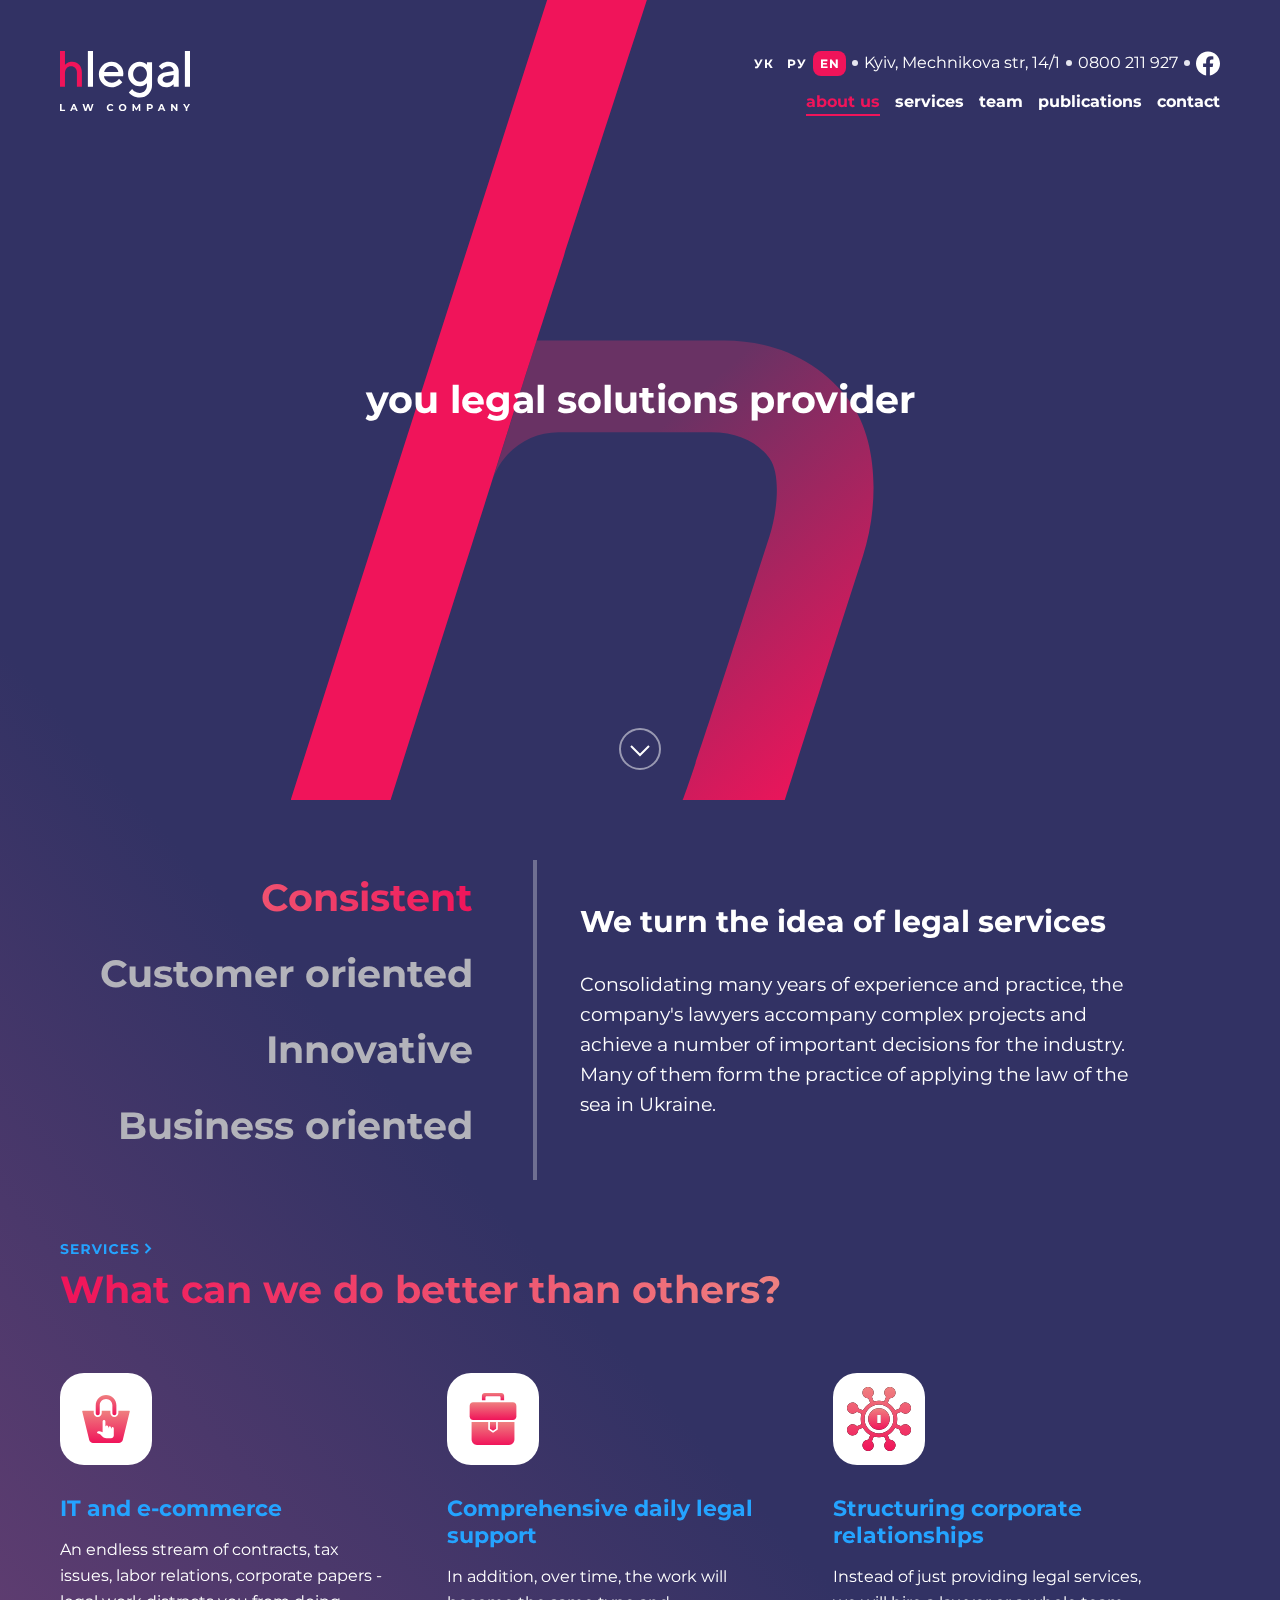
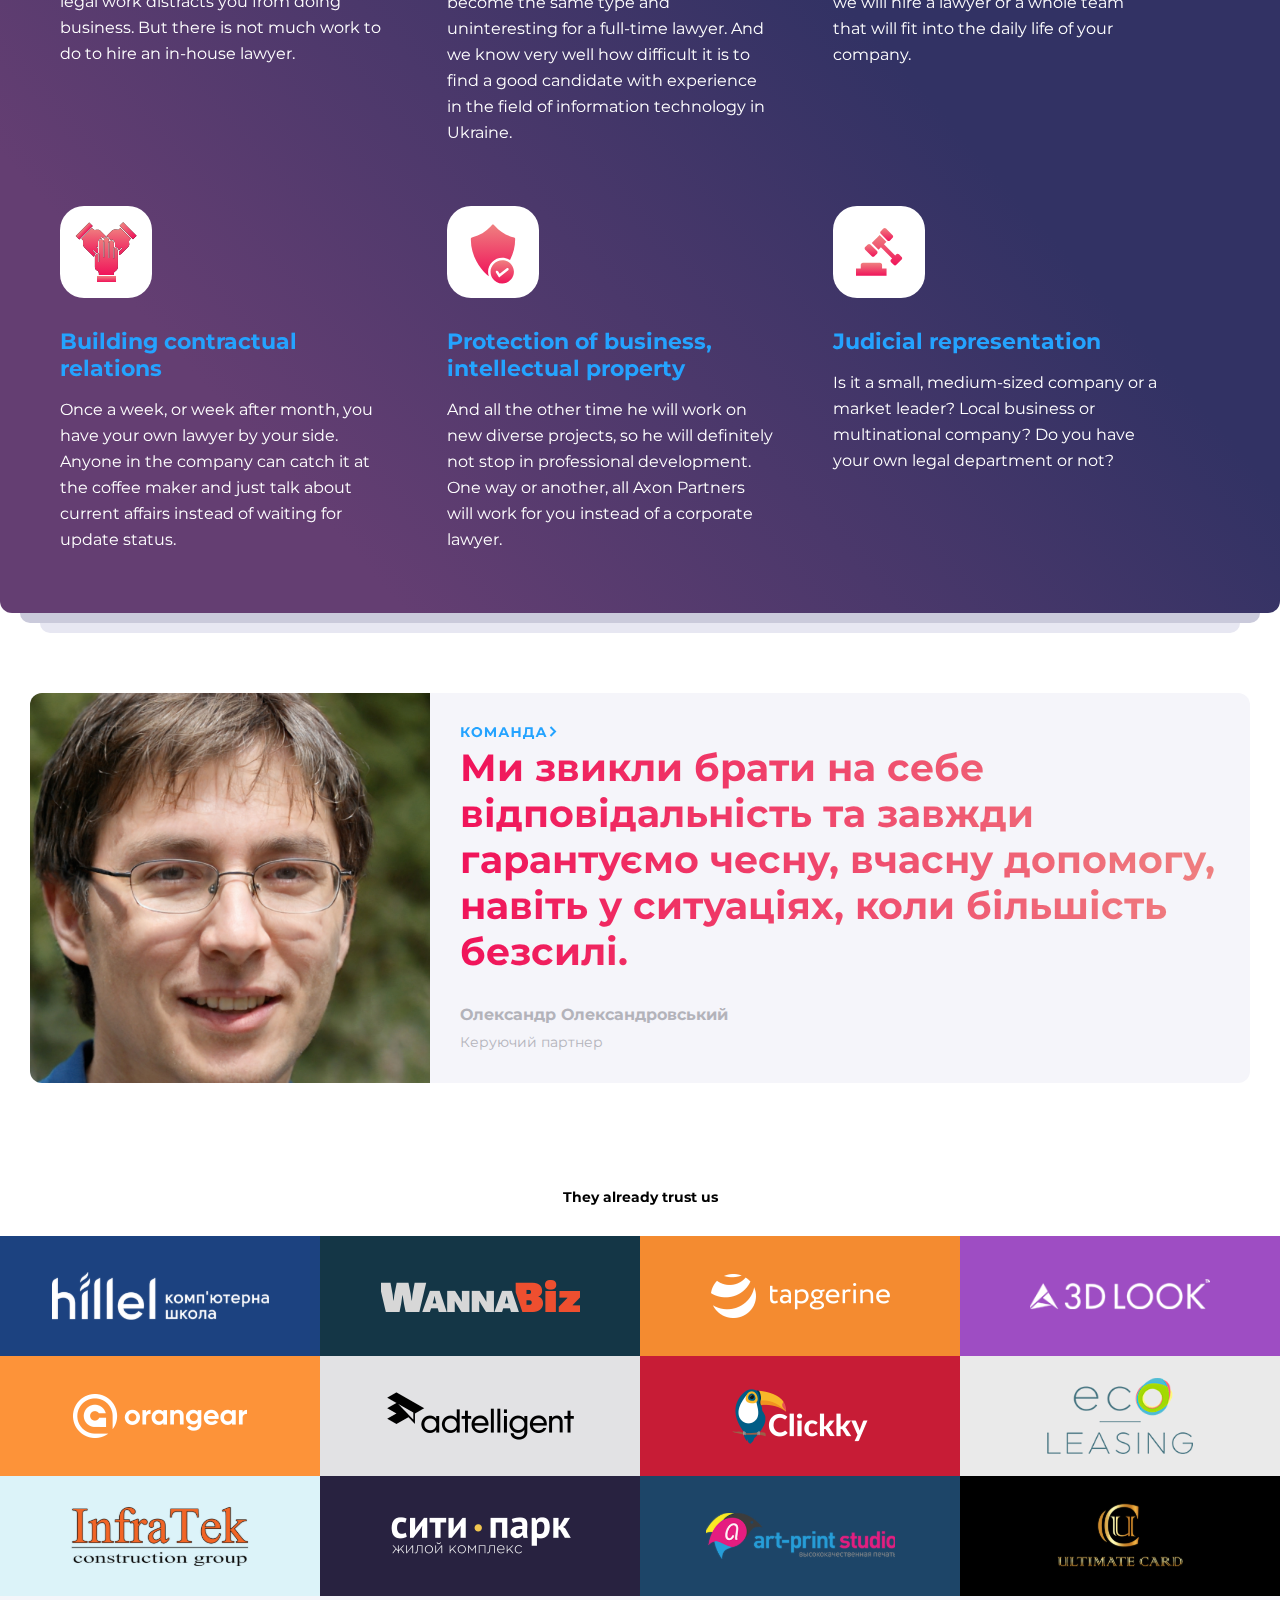
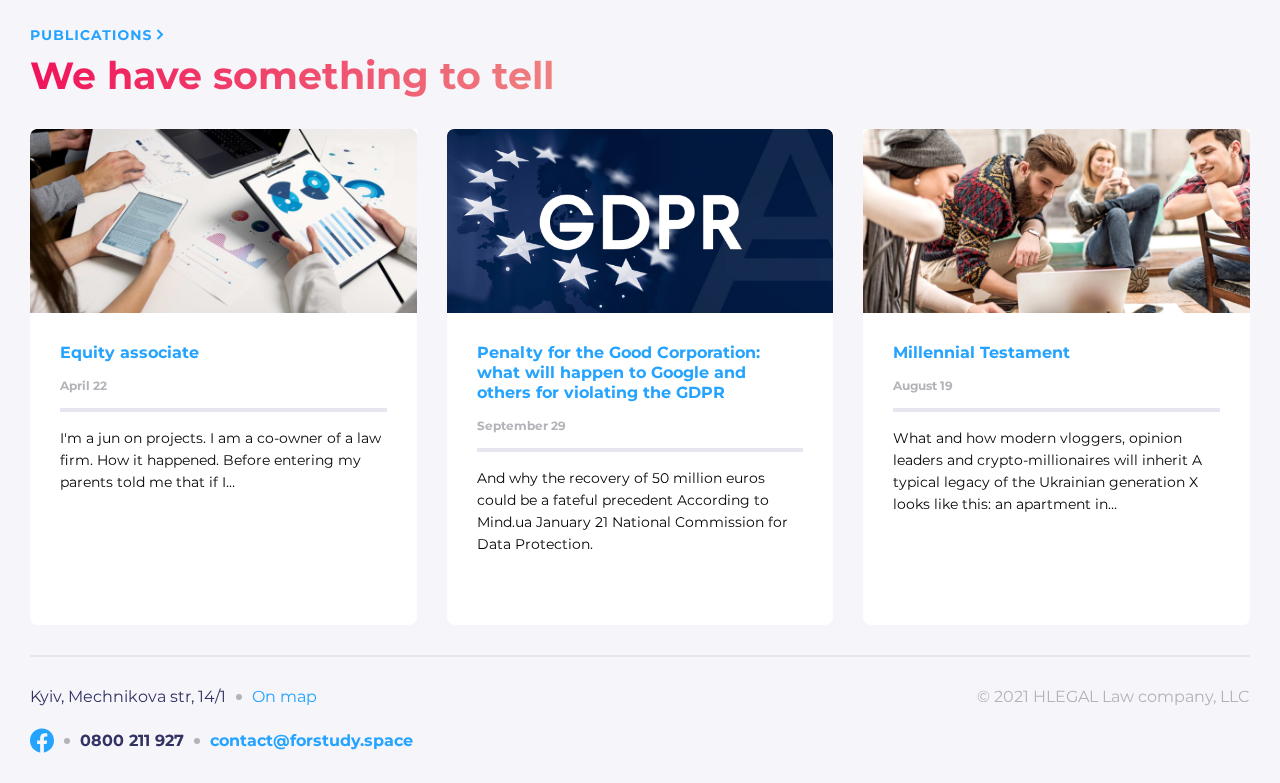
<file: index.html>
<!DOCTYPE html>
<html lang="en">
<head>
    <meta charset="UTF-8">
    <meta http-equiv="X-UA-Compatible" content="IE=edge">
    <meta name="viewport" content="width=device-width, initial-scale=1.0">
    <link rel="stylesheet" href="https://cdn.jsdelivr.net/npm/swiper@8/swiper-bundle.min.css"/>
    <link rel="stylesheet" href="./css/style.css">
    <title>HW_FINAL</title>
</head>
<body>
    <header class="header">
        <div class="fix_size_main header_contact">
            <div class="header_logo">
                <a href="#"><img src="image/svg/logo-h.svg" alt="foto"></a>
            </div>
            <nav class="header_nav">
                <div class="header_contact">
                    <div class="lang_list">
                        <p class="lang">УК</p>
                        <p class="lang">РУ</p>
                        <p class="lang active">EN</p>
                    </div>  
                    <div class="point"></div>
                    <a class=" address" target="_blank" href="https://www.google.com/maps/place/%D1%83%D0%BB.+%D0%9C%D0%B5%D1%87%D0%BD%D0%B8%D0%BA%D0%BE%D0%B2%D0%B0,+14%2F1,+%D0%9A%D0%B8%D0%B5%D0%B2,+02000/@50.436795,30.5305163,17z/data=!3m1!4b1!4m5!3m4!1s0x40d4cf07295b8e39:0x17b2112e2dc0e7a!8m2!3d50.436795!4d30.532705">Kyiv, Mechnikova str, 14/1</a>
                    <div class="point"></div>
                    <a class="contact" href="tel:+380800 211 927">0800 211 927</a>
                    <div class="point"></div>
                    <a href="#" class="fb_link_svg">
                        <svg width="24" height="25" viewBox="0 0 24 25" 
                            fill="none" xmlns="http://www.w3.org/2000/svg">
                            <path d="M24 12.5733C24 5.90541 18.6274 0.5 12 0.5C5.37258 0.5 0 5.90541 0 12.5733C0 18.5995 4.38823 23.5943 10.125 24.5V16.0633H7.07813V12.5733H10.125V9.91343C10.125 6.88755 11.9165 5.21615 14.6576 5.21615C15.9705 5.21615 17.3438 5.45195 17.3438 5.45195V8.42313H15.8306C14.3399 8.42313 13.875 9.35379 13.875 10.3086V12.5733H17.2031L16.6711 16.0633H13.875V24.5C19.6118 23.5943 24 18.5995 24 12.5733Z" 
                            fill="white"/>
                        </svg>
                    </a>
                </div>
                <ul class="nav_list desktop">
                    <li class="nav_list__item"><a class="nav_list__link is-active" href="pages/about.html">about us</a></li>
                    <li class="nav_list__item"><a class="nav_list__link" href="pages/services.html">services</a></li>
                    <li class="nav_list__item"><a class="nav_list__link" href="#">team</a></li>
                    <li class="nav_list__item"><a class="nav_list__link" href="#">publications</a></li>
                    <li class="nav_list__item"><a class="nav_list__link show-modal" href="#">contact</a></li>
                </ul>
            </nav>

            <ul class="nav_list mobile">
                <li class="nav_list__item"><a class="nav_list__link is-active" href="pages/about.html">about us</a></li>
                <li class="nav_list__item"><a class="nav_list__link" href="pages/services.html">services</a></li>
                <li class="nav_list__item"><a class="nav_list__link" href="#">team</a></li>
                <li class="nav_list__item"><a class="nav_list__link" href="#">publications</a></li>
                <li class="nav_list__item"><a class="nav_list__link show-modal" href="#">contact</a></li>
            </ul>
        </div>

        <div id="burger-icon">
            <span></span>
            <span></span>
            <span></span>
        </div>

    </header>
    <main class="section_main">
        <section class="section_top">
            <div class="h_logo_wrap">
                <div class="h_logo">
                    <img src="image/svg/header.svg" alt="foto_h">
                </div>
                <p class="content">you legal solutions provider</p>
                <div class="arrow_ative">
                    <svg width="42" height="42" viewBox="0 0 42 42" 
                         fill="none" xmlns="http://www.w3.org/2000/svg">
                        <g clip-path="url(#clip0_22728_11353)">
                        <circle opacity="0.5" cx="21" cy="21" r="20" stroke="white" stroke-width="2"/>
                        <path d="M12 18L21 27L30 18" stroke="white" stroke-width="2"/>
                        </g>
                        <defs>
                        <clipPath id="clip0_22728_11353">
                        <rect width="42" height="42" fill="white"/>
                        </clipPath>
                        </defs>
                    </svg>
                </div>
            </div>
            <div class="section_content">
                <div class="section_list">
                    <ul>
                        <li class="section_list__item active">
                            <a href="#" class="section_list__link">Consistent</a>
                        </li>
                        <li class="section_list__item">
                            <a href="#" class="section_list__link">Customer oriented</a>
                        </li>
                        <li class="section_list__item">
                            <a href="#" class="section_list__link">Innovative</a>
                        </li>
                        <li class="section_list__item">
                            <a href="#" class="section_list__link">Business oriented</a>
                        </li>
                    </ul>
                </div>
                <div class="section_title">
                    <h3 class="title">We turn the idea of legal services</h3>
                    <p class="section_text">
                        Consolidating many years of experience and practice, 
                        the company's lawyers accompany complex projects and achieve 
                        a number of important decisions for the industry. Many of them 
                        form the practice of applying the law of the sea in Ukraine.
                    </p>
                </div>
            </div>
            <div class="section_card">
                <div class="img_svg__card">
                    <svg width="94" height="17" viewBox="0 0 94 17" fill="none" xmlns="http://www.w3.org/2000/svg">
                        <path class="svg_1" d="M4.382 14.168C3.60733 14.168 2.856 14.0653 2.128 13.86C1.40933 13.6453 0.830667 13.37 0.392 13.034L1.162 11.326C1.582 11.634 2.08133 11.8813 2.66 12.068C3.23867 12.2547 3.81733 12.348 4.396 12.348C5.04 12.348 5.516 12.2547 5.824 12.068C6.132 11.872 6.286 11.6153 6.286 11.298C6.286 11.0647 6.19267 10.8733 6.006 10.724C5.82867 10.5653 5.59533 10.4393 5.306 10.346C5.026 10.2527 4.64333 10.15 4.158 10.038C3.41133 9.86067 2.8 9.68333 2.324 9.506C1.848 9.32867 1.43733 9.044 1.092 8.652C0.756 8.26 0.588 7.73733 0.588 7.084C0.588 6.51467 0.742 6.00133 1.05 5.544C1.358 5.07733 1.82 4.70867 2.436 4.438C3.06133 4.16733 3.822 4.032 4.718 4.032C5.34333 4.032 5.95467 4.10667 6.552 4.256C7.14933 4.40533 7.672 4.62 8.12 4.9L7.42 6.622C6.51467 6.10867 5.60933 5.852 4.704 5.852C4.06933 5.852 3.598 5.95467 3.29 6.16C2.99133 6.36533 2.842 6.636 2.842 6.972C2.842 7.308 3.01467 7.56 3.36 7.728C3.71467 7.88667 4.25133 8.04533 4.97 8.204C5.71667 8.38133 6.328 8.55867 6.804 8.736C7.28 8.91333 7.686 9.19333 8.022 9.576C8.36733 9.95867 8.54 10.4767 8.54 11.13C8.54 11.69 8.38133 12.2033 8.064 12.67C7.756 13.1273 7.28933 13.4913 6.664 13.762C6.03867 14.0327 5.278 14.168 4.382 14.168ZM18.6777 12.18V14H11.0897V4.2H18.4957V6.02H13.3437V8.148H17.8937V9.912H13.3437V12.18H18.6777ZM27.7263 14L25.8363 11.27H25.7243H23.7503V14H21.4823V4.2H25.7243C26.5923 4.2 27.3436 4.34467 27.9783 4.634C28.6223 4.92333 29.117 5.334 29.4623 5.866C29.8076 6.398 29.9803 7.028 29.9803 7.756C29.9803 8.484 29.803 9.114 29.4483 9.646C29.103 10.1687 28.6083 10.57 27.9643 10.85L30.1623 14H27.7263ZM27.6843 7.756C27.6843 7.20533 27.507 6.78533 27.1523 6.496C26.7976 6.19733 26.2796 6.048 25.5983 6.048H23.7503V9.464H25.5983C26.2796 9.464 26.7976 9.31467 27.1523 9.016C27.507 8.71733 27.6843 8.29733 27.6843 7.756ZM42.1992 4.2L37.9572 14H35.7172L31.4892 4.2H33.9392L36.9212 11.2L39.9452 4.2H42.1992ZM44.0175 4.2H46.2855V14H44.0175V4.2ZM54.3012 14.168C53.3026 14.168 52.3972 13.9533 51.5852 13.524C50.7826 13.0853 50.1479 12.4833 49.6812 11.718C49.2239 10.9433 48.9952 10.0707 48.9952 9.1C48.9952 8.12933 49.2239 7.26133 49.6812 6.496C50.1479 5.72133 50.7826 5.11933 51.5852 4.69C52.3972 4.25133 53.3072 4.032 54.3152 4.032C55.1646 4.032 55.9299 4.18133 56.6112 4.48C57.3019 4.77867 57.8806 5.208 58.3472 5.768L56.8912 7.112C56.2286 6.34667 55.4072 5.964 54.4272 5.964C53.8206 5.964 53.2792 6.09933 52.8032 6.37C52.3272 6.63133 51.9539 7 51.6832 7.476C51.4219 7.952 51.2912 8.49333 51.2912 9.1C51.2912 9.70667 51.4219 10.248 51.6832 10.724C51.9539 11.2 52.3272 11.5733 52.8032 11.844C53.2792 12.1053 53.8206 12.236 54.4272 12.236C55.4072 12.236 56.2286 11.8487 56.8912 11.074L58.3472 12.418C57.8806 12.9873 57.3019 13.4213 56.6112 13.72C55.9206 14.0187 55.1506 14.168 54.3012 14.168ZM68.4668 12.18V14H60.8788V4.2H68.2848V6.02H63.1328V8.148H67.6828V9.912H63.1328V12.18H68.4668ZM74.4914 14.168C73.7167 14.168 72.9654 14.0653 72.2374 13.86C71.5187 13.6453 70.94 13.37 70.5014 13.034L71.2714 11.326C71.6914 11.634 72.1907 11.8813 72.7694 12.068C73.348 12.2547 73.9267 12.348 74.5054 12.348C75.1494 12.348 75.6254 12.2547 75.9334 12.068C76.2414 11.872 76.3954 11.6153 76.3954 11.298C76.3954 11.0647 76.302 10.8733 76.1154 10.724C75.938 10.5653 75.7047 10.4393 75.4154 10.346C75.1354 10.2527 74.7527 10.15 74.2674 10.038C73.5207 9.86067 72.9094 9.68333 72.4334 9.506C71.9574 9.32867 71.5467 9.044 71.2014 8.652C70.8654 8.26 70.6974 7.73733 70.6974 7.084C70.6974 6.51467 70.8514 6.00133 71.1594 5.544C71.4674 5.07733 71.9294 4.70867 72.5454 4.438C73.1707 4.16733 73.9314 4.032 74.8274 4.032C75.4527 4.032 76.064 4.10667 76.6614 4.256C77.2587 4.40533 77.7814 4.62 78.2294 4.9L77.5294 6.622C76.624 6.10867 75.7187 5.852 74.8134 5.852C74.1787 5.852 73.7074 5.95467 73.3994 6.16C73.1007 6.36533 72.9514 6.636 72.9514 6.972C72.9514 7.308 73.124 7.56 73.4694 7.728C73.824 7.88667 74.3607 8.04533 75.0794 8.204C75.826 8.38133 76.4374 8.55867 76.9134 8.736C77.3894 8.91333 77.7954 9.19333 78.1314 9.576C78.4767 9.95867 78.6494 10.4767 78.6494 11.13C78.6494 11.69 78.4907 12.2033 78.1734 12.67C77.8654 13.1273 77.3987 13.4913 76.7734 13.762C76.148 14.0327 75.3874 14.168 74.4914 14.168Z" fill="#24A3FF"/>
                        <path class="svg_2" d="M85.5 4L90 8.5L85.5 13" stroke="#24A3FF" stroke-width="2"/>
                    </svg>
                </div>
                <h2 class="section_card__title">What can we do better than others?</h2>
                <div class="section_card__content">
                    <div class="card__content">
                        <img src="image/svg/foto1.svg" alt="foto">
                        <a class="card__content__title" href="#">
                            IT and e-commerce
                        </a>
                        <p>
                            An endless stream of contracts, tax issues, 
                            labor relations, corporate papers - legal work 
                            distracts you from doing business. But there is not 
                            much work to do to hire an in-house lawyer.
                        </p>
                    </div>
                    <div class="card__content">
                        <img src="image/svg/foto2.svg" alt="foto">
                        <a class="card__content__title" href="#">Comprehensive daily legal support</a>
                        <p>
                            In addition, over time, the work will become 
                            the same type and uninteresting for a full-time 
                            lawyer. And we know very well how difficult it 
                            is to find a good candidate with experience in 
                            the field of information technology in Ukraine.
                        </p>
                    </div>
                    <div class="card__content">
                        <img src="image/svg/foto3.svg" alt="foto">
                        <a class="card__content__title" href="#">
                            Structuring corporate relationships
                        </a>
                        <p>
                            Instead of just providing legal services, 
                            we will hire a lawyer or a whole team that 
                            will fit into the daily life of your company.
                        </p>
                    </div>
                    <div class="card__content">
                        <img src="image/svg/foto4.svg" alt="foto">
                        <a class="card__content__title" href="#">
                            Building contractual relations
                        </a>
                        <p>
                            Once a week, or week after month, you have your 
                            own lawyer by your side. Anyone in the company can 
                            catch it at the coffee maker and just talk about 
                            current affairs instead of waiting for update status.
                        </p>
                    </div>
                    <div class="card__content">
                        <img src="image/svg/foto5.svg" alt="foto">
                        <a class="card__content__title" href="#">
                            Protection of business, intellectual property
                        </a>
                        <p>
                            And all the other time he will work on new diverse 
                            projects, so he will definitely not stop in professional 
                            development. One way or another, all Axon Partners will 
                            work for you instead of a corporate lawyer. 
                        </p>
                    </div>
                    <div class="card__content">
                        <img src="image/svg/foto6.svg" alt="foto">
                        <a class="card__content__title" href="#">
                            Judicial representation
                        </a>
                        <p>
                            Is it a small, medium-sized company or a market leader? 
                            Local business or multinational company? Do you have your 
                            own legal department or not?
                        </p>
                    </div>
                </div>
            </div>
        </section>

        <section class="banner_content__wrapper">
            <div class="swiper">
                <div class="swiper-wrapper">
                    <div class="swiper-slide banner_content">
                        <div class="banner_content__img">
                            <picture>
                                <source srcset="image/jpg/image2.jpg" media="(max-width: 880px)">
                                <source srcset="image/jpg/image1.jpg">
                                <img srcset="image/jpg/image1.jpg" alt="foto1">
                            </picture>
                        </div>
                        <div class="banner_content__body">
                            <div class="banner_content__svg">
                                <svg width="99" height="17" viewBox="0 0 99 17" fill="none" xmlns="http://www.w3.org/2000/svg">
                                    <path d="M7.56 14L4.508 9.282L6.342 8.176L10.136 14H7.56ZM1.19 14V4.2H3.444V14H1.19ZM2.786 10.052V8.162H6.202V10.052H2.786ZM6.552 9.352L4.466 9.1L7.644 4.2H10.038L6.552 9.352ZM16.8475 14.168C16.0728 14.168 15.3541 14.042 14.6915 13.79C14.0381 13.538 13.4688 13.1833 12.9835 12.726C12.5075 12.2687 12.1341 11.732 11.8635 11.116C11.6021 10.5 11.4715 9.828 11.4715 9.1C11.4715 8.372 11.6021 7.7 11.8635 7.084C12.1341 6.468 12.5121 5.93133 12.9975 5.474C13.4828 5.01667 14.0521 4.662 14.7055 4.41C15.3588 4.158 16.0681 4.032 16.8335 4.032C17.6081 4.032 18.3175 4.158 18.9615 4.41C19.6148 4.662 20.1795 5.01667 20.6555 5.474C21.1408 5.93133 21.5188 6.468 21.7895 7.084C22.0601 7.69067 22.1955 8.36267 22.1955 9.1C22.1955 9.828 22.0601 10.5047 21.7895 11.13C21.5188 11.746 21.1408 12.2827 20.6555 12.74C20.1795 13.188 19.6148 13.538 18.9615 13.79C18.3175 14.042 17.6128 14.168 16.8475 14.168ZM16.8335 12.236C17.2721 12.236 17.6735 12.1613 18.0375 12.012C18.4108 11.8627 18.7375 11.648 19.0175 11.368C19.2975 11.088 19.5121 10.7567 19.6615 10.374C19.8201 9.99133 19.8995 9.56667 19.8995 9.1C19.8995 8.63333 19.8201 8.20867 19.6615 7.826C19.5121 7.44333 19.2975 7.112 19.0175 6.832C18.7468 6.552 18.4248 6.33733 18.0515 6.188C17.6781 6.03867 17.2721 5.964 16.8335 5.964C16.3948 5.964 15.9888 6.03867 15.6155 6.188C15.2515 6.33733 14.9295 6.552 14.6495 6.832C14.3695 7.112 14.1501 7.44333 13.9915 7.826C13.8421 8.20867 13.7675 8.63333 13.7675 9.1C13.7675 9.55733 13.8421 9.982 13.9915 10.374C14.1501 10.7567 14.3648 11.088 14.6355 11.368C14.9155 11.648 15.2421 11.8627 15.6155 12.012C15.9888 12.1613 16.3948 12.236 16.8335 12.236ZM24.9426 14V4.2H26.8186L30.9906 11.116H29.9966L34.0986 4.2H35.9746L35.9886 14H33.8606L33.8466 7.462H34.2526L30.9626 12.964H29.9546L26.5946 7.462H27.0706V14H24.9426ZM38.3171 14L42.6851 4.2H44.9251L49.3071 14H46.9271L43.3431 5.348H44.2391L40.6411 14H38.3171ZM40.5011 11.9L41.1031 10.178H46.1431L46.7591 11.9H40.5011ZM58.3267 4.2H60.5947V14H58.3267V4.2ZM53.8747 14H51.6067V4.2H53.8747V14ZM58.4947 9.982H53.7067V8.064H58.4947V9.982ZM70.4777 12.992V6.048H67.1177L67.0757 7.476C67.0477 8.08267 67.0057 8.65667 66.9497 9.198C66.903 9.73933 66.8283 10.234 66.7257 10.682C66.623 11.1207 66.4877 11.494 66.3197 11.802C66.161 12.11 65.9603 12.3293 65.7177 12.46L63.2957 12.152C63.6317 12.1613 63.907 12.0447 64.1217 11.802C64.3457 11.5593 64.523 11.2187 64.6537 10.78C64.7843 10.332 64.8777 9.80933 64.9337 9.212C64.999 8.61467 65.0457 7.966 65.0737 7.266L65.1857 4.2H72.7177V12.992H70.4777ZM62.9737 16.03L62.9877 12.152H74.0897V16.03H71.9897V14H65.0737V16.03H62.9737ZM75.5651 14L79.9331 4.2H82.1731L86.5551 14H84.1751L80.5911 5.348H81.4871L77.8891 14H75.5651ZM77.7491 11.9L78.3511 10.178H83.3911L84.0071 11.9H77.7491Z" fill="#24A3FF"/>
                                    <path d="M90.5 4L95 8.5L90.5 13" stroke="#24A3FF" stroke-width="2"/>
                                </svg>
                            </div>
                            <h2>
                                Ми звикли брати на себе відповідальність та завжди гарантуємо 
                                чесну, вчасну допомогу, навіть у ситуаціях, коли більшість безсилі.
                            </h2>
                            <h4>Олександр Олександровський</h4>
                            <p>Керуючий партнер</p>
                        </div>
                    </div>

                    <div class="swiper-slide banner_content">
                        <div class="banner_content__img">
                            <picture>
                                <source srcset="image/jpg/image2.jpg" media="(max-width: 880px)">
                                <source srcset="image/jpg/image1.jpg">
                                <img srcset="image/jpg/image1.jpg" alt="foto1">
                            </picture>
                        </div>
                        <div class="banner_content__body">
                            <div class="banner_content__svg">
                                <svg width="99" height="17" viewBox="0 0 99 17" fill="none" xmlns="http://www.w3.org/2000/svg">
                                    <path d="M7.56 14L4.508 9.282L6.342 8.176L10.136 14H7.56ZM1.19 14V4.2H3.444V14H1.19ZM2.786 10.052V8.162H6.202V10.052H2.786ZM6.552 9.352L4.466 9.1L7.644 4.2H10.038L6.552 9.352ZM16.8475 14.168C16.0728 14.168 15.3541 14.042 14.6915 13.79C14.0381 13.538 13.4688 13.1833 12.9835 12.726C12.5075 12.2687 12.1341 11.732 11.8635 11.116C11.6021 10.5 11.4715 9.828 11.4715 9.1C11.4715 8.372 11.6021 7.7 11.8635 7.084C12.1341 6.468 12.5121 5.93133 12.9975 5.474C13.4828 5.01667 14.0521 4.662 14.7055 4.41C15.3588 4.158 16.0681 4.032 16.8335 4.032C17.6081 4.032 18.3175 4.158 18.9615 4.41C19.6148 4.662 20.1795 5.01667 20.6555 5.474C21.1408 5.93133 21.5188 6.468 21.7895 7.084C22.0601 7.69067 22.1955 8.36267 22.1955 9.1C22.1955 9.828 22.0601 10.5047 21.7895 11.13C21.5188 11.746 21.1408 12.2827 20.6555 12.74C20.1795 13.188 19.6148 13.538 18.9615 13.79C18.3175 14.042 17.6128 14.168 16.8475 14.168ZM16.8335 12.236C17.2721 12.236 17.6735 12.1613 18.0375 12.012C18.4108 11.8627 18.7375 11.648 19.0175 11.368C19.2975 11.088 19.5121 10.7567 19.6615 10.374C19.8201 9.99133 19.8995 9.56667 19.8995 9.1C19.8995 8.63333 19.8201 8.20867 19.6615 7.826C19.5121 7.44333 19.2975 7.112 19.0175 6.832C18.7468 6.552 18.4248 6.33733 18.0515 6.188C17.6781 6.03867 17.2721 5.964 16.8335 5.964C16.3948 5.964 15.9888 6.03867 15.6155 6.188C15.2515 6.33733 14.9295 6.552 14.6495 6.832C14.3695 7.112 14.1501 7.44333 13.9915 7.826C13.8421 8.20867 13.7675 8.63333 13.7675 9.1C13.7675 9.55733 13.8421 9.982 13.9915 10.374C14.1501 10.7567 14.3648 11.088 14.6355 11.368C14.9155 11.648 15.2421 11.8627 15.6155 12.012C15.9888 12.1613 16.3948 12.236 16.8335 12.236ZM24.9426 14V4.2H26.8186L30.9906 11.116H29.9966L34.0986 4.2H35.9746L35.9886 14H33.8606L33.8466 7.462H34.2526L30.9626 12.964H29.9546L26.5946 7.462H27.0706V14H24.9426ZM38.3171 14L42.6851 4.2H44.9251L49.3071 14H46.9271L43.3431 5.348H44.2391L40.6411 14H38.3171ZM40.5011 11.9L41.1031 10.178H46.1431L46.7591 11.9H40.5011ZM58.3267 4.2H60.5947V14H58.3267V4.2ZM53.8747 14H51.6067V4.2H53.8747V14ZM58.4947 9.982H53.7067V8.064H58.4947V9.982ZM70.4777 12.992V6.048H67.1177L67.0757 7.476C67.0477 8.08267 67.0057 8.65667 66.9497 9.198C66.903 9.73933 66.8283 10.234 66.7257 10.682C66.623 11.1207 66.4877 11.494 66.3197 11.802C66.161 12.11 65.9603 12.3293 65.7177 12.46L63.2957 12.152C63.6317 12.1613 63.907 12.0447 64.1217 11.802C64.3457 11.5593 64.523 11.2187 64.6537 10.78C64.7843 10.332 64.8777 9.80933 64.9337 9.212C64.999 8.61467 65.0457 7.966 65.0737 7.266L65.1857 4.2H72.7177V12.992H70.4777ZM62.9737 16.03L62.9877 12.152H74.0897V16.03H71.9897V14H65.0737V16.03H62.9737ZM75.5651 14L79.9331 4.2H82.1731L86.5551 14H84.1751L80.5911 5.348H81.4871L77.8891 14H75.5651ZM77.7491 11.9L78.3511 10.178H83.3911L84.0071 11.9H77.7491Z" fill="#24A3FF"/>
                                    <path d="M90.5 4L95 8.5L90.5 13" stroke="#24A3FF" stroke-width="2"/>
                                </svg>
                            </div>
                            <h2>
                                Ми звикли брати на себе відповідальність та завжди гарантуємо 
                                чесну, вчасну допомогу, навіть у ситуаціях, коли більшість безсилі.
                            </h2>
                            <h4>Олександр Олександровський</h4>
                            <p>Керуючий партнер</p>
                        </div>
                    </div>

                    <div class="swiper-slide banner_content">
                        <div class="banner_content__img">
                            <picture>
                                <source srcset="image/jpg/image2.jpg" media="(max-width: 880px)">
                                <source srcset="image/jpg/image1.jpg">
                                <img srcset="image/jpg/image1.jpg" alt="foto1">
                            </picture>
                        </div>
                        <div class="banner_content__body">
                            <div class="banner_content__svg">
                                <a href="#">
                                    <svg width="99" height="17" viewBox="0 0 99 17" fill="none" xmlns="http://www.w3.org/2000/svg">
                                        <path d="M7.56 14L4.508 9.282L6.342 8.176L10.136 14H7.56ZM1.19 14V4.2H3.444V14H1.19ZM2.786 10.052V8.162H6.202V10.052H2.786ZM6.552 9.352L4.466 9.1L7.644 4.2H10.038L6.552 9.352ZM16.8475 14.168C16.0728 14.168 15.3541 14.042 14.6915 13.79C14.0381 13.538 13.4688 13.1833 12.9835 12.726C12.5075 12.2687 12.1341 11.732 11.8635 11.116C11.6021 10.5 11.4715 9.828 11.4715 9.1C11.4715 8.372 11.6021 7.7 11.8635 7.084C12.1341 6.468 12.5121 5.93133 12.9975 5.474C13.4828 5.01667 14.0521 4.662 14.7055 4.41C15.3588 4.158 16.0681 4.032 16.8335 4.032C17.6081 4.032 18.3175 4.158 18.9615 4.41C19.6148 4.662 20.1795 5.01667 20.6555 5.474C21.1408 5.93133 21.5188 6.468 21.7895 7.084C22.0601 7.69067 22.1955 8.36267 22.1955 9.1C22.1955 9.828 22.0601 10.5047 21.7895 11.13C21.5188 11.746 21.1408 12.2827 20.6555 12.74C20.1795 13.188 19.6148 13.538 18.9615 13.79C18.3175 14.042 17.6128 14.168 16.8475 14.168ZM16.8335 12.236C17.2721 12.236 17.6735 12.1613 18.0375 12.012C18.4108 11.8627 18.7375 11.648 19.0175 11.368C19.2975 11.088 19.5121 10.7567 19.6615 10.374C19.8201 9.99133 19.8995 9.56667 19.8995 9.1C19.8995 8.63333 19.8201 8.20867 19.6615 7.826C19.5121 7.44333 19.2975 7.112 19.0175 6.832C18.7468 6.552 18.4248 6.33733 18.0515 6.188C17.6781 6.03867 17.2721 5.964 16.8335 5.964C16.3948 5.964 15.9888 6.03867 15.6155 6.188C15.2515 6.33733 14.9295 6.552 14.6495 6.832C14.3695 7.112 14.1501 7.44333 13.9915 7.826C13.8421 8.20867 13.7675 8.63333 13.7675 9.1C13.7675 9.55733 13.8421 9.982 13.9915 10.374C14.1501 10.7567 14.3648 11.088 14.6355 11.368C14.9155 11.648 15.2421 11.8627 15.6155 12.012C15.9888 12.1613 16.3948 12.236 16.8335 12.236ZM24.9426 14V4.2H26.8186L30.9906 11.116H29.9966L34.0986 4.2H35.9746L35.9886 14H33.8606L33.8466 7.462H34.2526L30.9626 12.964H29.9546L26.5946 7.462H27.0706V14H24.9426ZM38.3171 14L42.6851 4.2H44.9251L49.3071 14H46.9271L43.3431 5.348H44.2391L40.6411 14H38.3171ZM40.5011 11.9L41.1031 10.178H46.1431L46.7591 11.9H40.5011ZM58.3267 4.2H60.5947V14H58.3267V4.2ZM53.8747 14H51.6067V4.2H53.8747V14ZM58.4947 9.982H53.7067V8.064H58.4947V9.982ZM70.4777 12.992V6.048H67.1177L67.0757 7.476C67.0477 8.08267 67.0057 8.65667 66.9497 9.198C66.903 9.73933 66.8283 10.234 66.7257 10.682C66.623 11.1207 66.4877 11.494 66.3197 11.802C66.161 12.11 65.9603 12.3293 65.7177 12.46L63.2957 12.152C63.6317 12.1613 63.907 12.0447 64.1217 11.802C64.3457 11.5593 64.523 11.2187 64.6537 10.78C64.7843 10.332 64.8777 9.80933 64.9337 9.212C64.999 8.61467 65.0457 7.966 65.0737 7.266L65.1857 4.2H72.7177V12.992H70.4777ZM62.9737 16.03L62.9877 12.152H74.0897V16.03H71.9897V14H65.0737V16.03H62.9737ZM75.5651 14L79.9331 4.2H82.1731L86.5551 14H84.1751L80.5911 5.348H81.4871L77.8891 14H75.5651ZM77.7491 11.9L78.3511 10.178H83.3911L84.0071 11.9H77.7491Z" fill="#24A3FF"/>
                                        <path d="M90.5 4L95 8.5L90.5 13" stroke="#24A3FF" stroke-width="2"/>
                                    </svg>
                                </a>
                            </div>
                            <h2>
                                Ми звикли брати на себе відповідальність та завжди гарантуємо 
                                чесну, вчасну допомогу, навіть у ситуаціях, коли більшість безсилі.
                            </h2>
                            <h4>Олександр Олександровський</h4>
                            <p>Керуючий партнер</p>
                        </div>
                    </div>
                </div>

                <div class="swiper-pagination"></div>
            </div>
        
        </section>
        <section class="grid_column__card">
            <div class="grid_column__title">
                <h3>They already trust us</h3>
            </div>
            <div class="grid_column__wrapper">
                <div class="grid_column__card__1">
                    <a href="#"><img src="image/card_svg/logo_1.svg" alt="foto"></a>
                </div>
                <div class="grid_column__card__2">
                    <a href="#"><img src="image/card_svg/logo_2.svg" alt="foto"></a>
                </div>
                <div class="grid_column__card__3">
                    <a href="#"><img src="image/card_svg/logo_3.svg" alt="foto"></a>
                </div>
                <div class="grid_column__card__4">
                    <a href="#"><img src="image/card_svg/logo_4.svg" alt="foto"></a>
                </div>
                <div class="grid_column__card__5">
                    <a href="#"><img src="image/card_svg/logo_5.svg" alt="foto"></a>
                </div>
                <div class="grid_column__card__6">
                    <a href="#"><img src="image/card_svg/logo_6.svg" alt="foto"></a>
                </div>
                <div class="grid_column__card__7">
                    <a href="#"><img src="image/card_svg/logo_7.svg" alt="foto"></a>
                </div>
                <div class="grid_column__card__8">
                    <a href="#"><img src="image/card_svg/logo_8.svg" alt="foto"></a>
                </div>
                <div class="grid_column__card__9">
                    <a href="#"><img src="image/card_svg/logo_9.svg" alt="foto"></a>
                </div>
                <div class="grid_column__card__10">
                    <a href="#"><img src="image/card_svg/logo_10.svg" alt="foto"></a>
                </div>
                <div class="grid_column__card__11">
                    <a href="#"><img src="image/card_svg/logo_11.svg" alt="foto"></a>
                </div>
                <div class="grid_column__card__12">
                    <a href="#"><img src="image/card_svg/logo_12.svg" alt="foto"></a>
                </div>
            </div>
        </section>
        <section class="section_teaser">
            <div class="container">
                <div class="section_teaser__svg">
                    <svg width="136" height="17" viewBox="0 0 136 17" fill="none" xmlns="http://www.w3.org/2000/svg">
                        <path class="svg_1" d="M5.404 4.2C6.272 4.2 7.02333 4.34467 7.658 4.634C8.302 4.92333 8.79667 5.334 9.142 5.866C9.48733 6.398 9.66 7.028 9.66 7.756C9.66 8.47467 9.48733 9.10467 9.142 9.646C8.79667 10.178 8.302 10.5887 7.658 10.878C7.02333 11.158 6.272 11.298 5.404 11.298H3.43V14H1.162V4.2H5.404ZM5.278 9.45C5.95933 9.45 6.47733 9.30533 6.832 9.016C7.18667 8.71733 7.364 8.29733 7.364 7.756C7.364 7.20533 7.18667 6.78533 6.832 6.496C6.47733 6.19733 5.95933 6.048 5.278 6.048H3.43V9.45H5.278ZM16.5922 14.168C15.1922 14.168 14.1002 13.7807 13.3162 13.006C12.5415 12.2313 12.1542 11.1253 12.1542 9.688V4.2H14.4222V9.604C14.4222 11.3587 15.1502 12.236 16.6062 12.236C17.3155 12.236 17.8568 12.026 18.2302 11.606C18.6035 11.1767 18.7902 10.5093 18.7902 9.604V4.2H21.0302V9.688C21.0302 11.1253 20.6382 12.2313 19.8542 13.006C19.0795 13.7807 17.9922 14.168 16.5922 14.168ZM31.4674 8.904C32.0274 9.08133 32.466 9.38 32.7834 9.8C33.1007 10.2107 33.2594 10.7193 33.2594 11.326C33.2594 12.1847 32.9234 12.8473 32.2514 13.314C31.5887 13.7713 30.618 14 29.3394 14H24.2714V4.2H29.0594C30.254 4.2 31.1687 4.42867 31.8034 4.886C32.4474 5.34333 32.7694 5.964 32.7694 6.748C32.7694 7.224 32.6527 7.64867 32.4194 8.022C32.1954 8.39533 31.878 8.68933 31.4674 8.904ZM26.5254 5.908V8.218H28.7794C29.3394 8.218 29.764 8.12 30.0534 7.924C30.3427 7.728 30.4874 7.43867 30.4874 7.056C30.4874 6.67333 30.3427 6.38867 30.0534 6.202C29.764 6.006 29.3394 5.908 28.7794 5.908H26.5254ZM29.1714 12.292C29.7687 12.292 30.2167 12.194 30.5154 11.998C30.8234 11.802 30.9774 11.4987 30.9774 11.088C30.9774 10.276 30.3754 9.87 29.1714 9.87H26.5254V12.292H29.1714ZM35.9765 4.2H38.2445V12.152H43.1585V14H35.9765V4.2ZM45.4257 4.2H47.6937V14H45.4257V4.2ZM55.7094 14.168C54.7108 14.168 53.8054 13.9533 52.9934 13.524C52.1908 13.0853 51.5561 12.4833 51.0894 11.718C50.6321 10.9433 50.4034 10.0707 50.4034 9.1C50.4034 8.12933 50.6321 7.26133 51.0894 6.496C51.5561 5.72133 52.1908 5.11933 52.9934 4.69C53.8054 4.25133 54.7154 4.032 55.7234 4.032C56.5728 4.032 57.3381 4.18133 58.0194 4.48C58.7101 4.77867 59.2888 5.208 59.7554 5.768L58.2994 7.112C57.6368 6.34667 56.8154 5.964 55.8354 5.964C55.2288 5.964 54.6874 6.09933 54.2114 6.37C53.7354 6.63133 53.3621 7 53.0914 7.476C52.8301 7.952 52.6994 8.49333 52.6994 9.1C52.6994 9.70667 52.8301 10.248 53.0914 10.724C53.3621 11.2 53.7354 11.5733 54.2114 11.844C54.6874 12.1053 55.2288 12.236 55.8354 12.236C56.8154 12.236 57.6368 11.8487 58.2994 11.074L59.7554 12.418C59.2888 12.9873 58.7101 13.4213 58.0194 13.72C57.3288 14.0187 56.5588 14.168 55.7094 14.168ZM68.5496 11.9H63.9996L63.1316 14H60.8076L65.1756 4.2H67.4156L71.7976 14H69.4176L68.5496 11.9ZM67.8356 10.178L66.2816 6.426L64.7276 10.178H67.8356ZM75.3522 6.048H72.2162V4.2H80.7562V6.048H77.6202V14H75.3522V6.048ZM82.9765 4.2H85.2445V14H82.9765V4.2ZM93.3162 14.168C92.2989 14.168 91.3795 13.9487 90.5582 13.51C89.7462 13.0713 89.1069 12.4693 88.6402 11.704C88.1829 10.9293 87.9542 10.0613 87.9542 9.1C87.9542 8.13867 88.1829 7.27533 88.6402 6.51C89.1069 5.73533 89.7462 5.12867 90.5582 4.69C91.3795 4.25133 92.2989 4.032 93.3162 4.032C94.3335 4.032 95.2482 4.25133 96.0602 4.69C96.8722 5.12867 97.5115 5.73533 97.9782 6.51C98.4449 7.27533 98.6782 8.13867 98.6782 9.1C98.6782 10.0613 98.4449 10.9293 97.9782 11.704C97.5115 12.4693 96.8722 13.0713 96.0602 13.51C95.2482 13.9487 94.3335 14.168 93.3162 14.168ZM93.3162 12.236C93.8949 12.236 94.4175 12.1053 94.8842 11.844C95.3509 11.5733 95.7149 11.2 95.9762 10.724C96.2469 10.248 96.3822 9.70667 96.3822 9.1C96.3822 8.49333 96.2469 7.952 95.9762 7.476C95.7149 7 95.3509 6.63133 94.8842 6.37C94.4175 6.09933 93.8949 5.964 93.3162 5.964C92.7375 5.964 92.2149 6.09933 91.7482 6.37C91.2815 6.63133 90.9129 7 90.6422 7.476C90.3809 7.952 90.2502 8.49333 90.2502 9.1C90.2502 9.70667 90.3809 10.248 90.6422 10.724C90.9129 11.2 91.2815 11.5733 91.7482 11.844C92.2149 12.1053 92.7375 12.236 93.3162 12.236ZM110.371 4.2V14H108.509L103.623 8.05V14H101.383V4.2H103.259L108.131 10.15V4.2H110.371ZM116.909 14.168C116.135 14.168 115.383 14.0653 114.655 13.86C113.937 13.6453 113.358 13.37 112.919 13.034L113.689 11.326C114.109 11.634 114.609 11.8813 115.187 12.068C115.766 12.2547 116.345 12.348 116.923 12.348C117.567 12.348 118.043 12.2547 118.351 12.068C118.659 11.872 118.813 11.6153 118.813 11.298C118.813 11.0647 118.72 10.8733 118.533 10.724C118.356 10.5653 118.123 10.4393 117.833 10.346C117.553 10.2527 117.171 10.15 116.685 10.038C115.939 9.86067 115.327 9.68333 114.851 9.506C114.375 9.32867 113.965 9.044 113.619 8.652C113.283 8.26 113.115 7.73733 113.115 7.084C113.115 6.51467 113.269 6.00133 113.577 5.544C113.885 5.07733 114.347 4.70867 114.963 4.438C115.589 4.16733 116.349 4.032 117.245 4.032C117.871 4.032 118.482 4.10667 119.079 4.256C119.677 4.40533 120.199 4.62 120.647 4.9L119.947 6.622C119.042 6.10867 118.137 5.852 117.231 5.852C116.597 5.852 116.125 5.95467 115.817 6.16C115.519 6.36533 115.369 6.636 115.369 6.972C115.369 7.308 115.542 7.56 115.887 7.728C116.242 7.88667 116.779 8.04533 117.497 8.204C118.244 8.38133 118.855 8.55867 119.331 8.736C119.807 8.91333 120.213 9.19333 120.549 9.576C120.895 9.95867 121.067 10.4767 121.067 11.13C121.067 11.69 120.909 12.2033 120.591 12.67C120.283 13.1273 119.817 13.4913 119.191 13.762C118.566 14.0327 117.805 14.168 116.909 14.168Z" fill="#24A3FF"/>
                        <path class="svg_2" d="M127.5 4L132 8.5L127.5 13" stroke="#24A3FF" stroke-width="2"/>
                    </svg>                    
                </div>
                <h2 class="section_teaser__title">We have something to tell</h2>
                <div class="section_teaser__card">
                    <div class="section_teaser__container">
                        <div class="section_teaser__container__img">
                            <img src="image/jpg/Cover1.jpg" alt="foto">
                        </div>
                        <div class="section_teaser__container__body">
                            <a class="section_teaser__container__body__title" href="#">Equity associate</a>
                            <h5>April 22</h5>
                            <p>
                                I'm a jun on projects. I am a co-owner of a law firm. 
                                How it happened. Before entering my parents told me 
                                that if I…
                            </p>
                        </div>
                    </div>
                    <div class="section_teaser__container">
                        <div class="section_teaser__container__img">
                            <img src="image/jpg/Cover.jpg" alt="foto">
                        </div>
                        <div class="section_teaser__container__body">
                            <a class="section_teaser__container__body__title" href="#">
                                Penalty for the Good Corporation: what will happen 
                                to Google and others for violating the GDPR
                            </a>
                            <h5>September 29</h5>
                            <p>
                                And why the recovery of 50 million euros could be 
                                a fateful precedent According to Mind.ua January 
                                21 National Commission for Data Protection.
                            </p>
                        </div>
                    </div>
                    <div class="section_teaser__container">
                        <div class="section_teaser__container__img">
                            <img src="image/jpg/Cover2.jpg" alt="foto">
                        </div>
                        <div class="section_teaser__container__body">
                            <a class="section_teaser__container__body__title" href="#">
                                Millennial Testament
                            </a>
                            <h5>August 19</h5>
                            <p>
                                What and how modern vloggers, opinion leaders and 
                                crypto-millionaires will inherit A typical legacy 
                                of the Ukrainian generation X looks like this: an 
                                apartment in…
                            </p>
                        </div>
                    </div>
                </div>
            </div>
        </section>
    </main>

    <footer class="footer_content">
        <div class="container">
            <div class="footer_content__left">
                <div class="footer-address">
                    <p>Kyiv, Mechnikova str, 14/1</p>
                    <div class="point"></div>
                    <a target="_blank" href="https://www.google.com/maps/place/%D1%83%D0%BB.+%D0%9C%D0%B5%D1%87%D0%BD%D0%B8%D0%BA%D0%BE%D0%B2%D0%B0,+14%2F1,+%D0%9A%D0%B8%D0%B5%D0%B2,+02000/@50.436795,30.5305163,17z/data=!3m1!4b1!4m5!3m4!1s0x40d4cf07295b8e39:0x17b2112e2dc0e7a!8m2!3d50.436795!4d30.532705">On map</a>
                </div>
                
                <div class="footer-contacts">
                    <a href="#" class="fb">
                        <svg width="24" height="25" viewBox="0 0 24 25" 
                            fill="none" xmlns="http://www.w3.org/2000/svg">
                            <path d="M24 12.5733C24 5.90541 18.6274 0.5 12 0.5C5.37258 0.5 0 5.90541 0 12.5733C0 18.5995 4.38823 23.5943 10.125 24.5V16.0633H7.07813V12.5733H10.125V9.91343C10.125 6.88755 11.9165 5.21615 14.6576 5.21615C15.9705 5.21615 17.3438 5.45195 17.3438 5.45195V8.42313H15.8306C14.3399 8.42313 13.875 9.35379 13.875 10.3086V12.5733H17.2031L16.6711 16.0633H13.875V24.5C19.6118 23.5943 24 18.5995 24 12.5733Z" 
                            fill="white"/>
                       </svg>
                    </a>
                    <div class="point"></div>
                    <p>0800 211 927</p>
                    <div class="point"></div>
                    <a href="mailto:contact@forstudy.space">contact@forstudy.space</a>
                </div>
            </div>
            <div class="footer_content__right">
                © 2021 HLEGAL Law company, LLC
            </div>
        </div>
    </footer>

                <!-- Popup -->

    <div id="popup" class="popup">
        <div class="popup__body">
            <div class="popup__content">
                <div class="popup__title">
                    <h2>
                        We would like to help you
                    </h2>
                    <a href="" class="popup__close">
                        <img src="image/svg/Close.svg" alt="foto_close">
                    </a>
                </div>
                <form>
                    <input class="form-text" type="text" placeholder="Name">
                    <textarea class="form-textarea" placeholder="Message"></textarea>
                    <h3>
                        How to answer you?
                    </h3>
                    <input class="form-text" type="text" placeholder="Phone number">
                    <input class="form-text" type="text" placeholder="Email">
                    <input class="btn" type="submit" value="Send message">
                </form>
            </div>
        </div>
    </div>

    <script src="https://code.jquery.com/jquery-3.6.1.min.js" integrity="sha256-o88AwQnZB+VDvE9tvIXrMQaPlFFSUTR+nldQm1LuPXQ=" crossorigin="anonymous"></script>
    <script src="https://cdn.jsdelivr.net/npm/swiper@8/swiper-bundle.min.js"></script>
    <script>
        (function($) {
            const swiper = new Swiper('.swiper', {
                pagination: {
                    el: '.swiper-pagination',
                    clickable: true
                },
            });

            $('.show-modal').on('click', (e) => {
                e.preventDefault();
                $('.popup').addClass('open')
            })
            $('.popup').on('click', (e) => {
                e.preventDefault();
                if ($(e.target).is('.popup__body') ||
                    $(e.target).is('.popup__close') ||
                    $(e.target).is('.popup__close img')
                 ) {
                    $('.popup').removeClass('open')
                }
            })

            $('#burger-icon').click(function(){
                $('body').toggleClass('menu-open');
            });

        })(jQuery);
    </script>
</body>
</html>
</file>
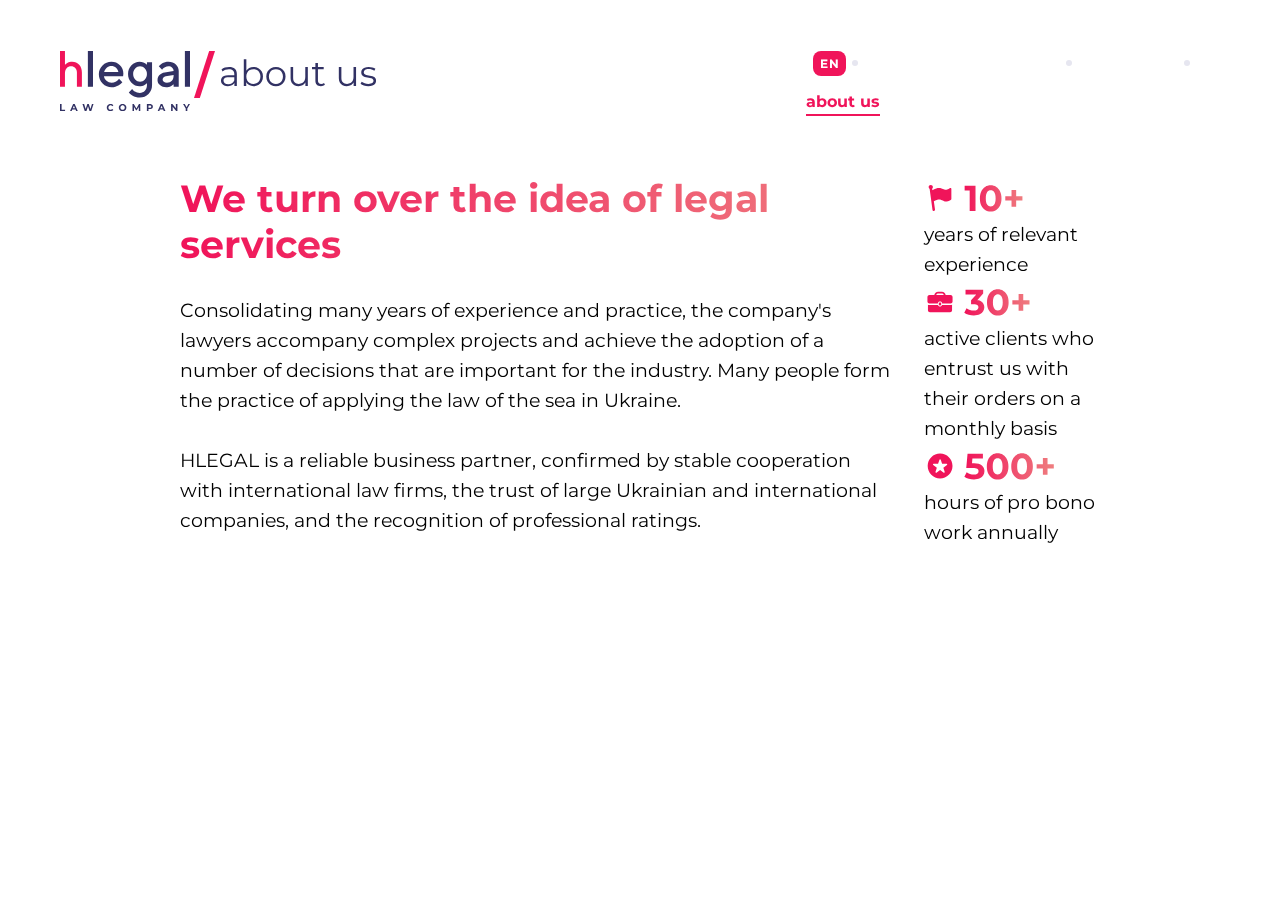
<file: pages/about.html>
<!DOCTYPE html>
<html lang="en">
<head>
    <meta charset="UTF-8">
    <meta http-equiv="X-UA-Compatible" content="IE=edge">
    <meta name="viewport" content="width=device-width, initial-scale=1.0">
    <link rel="stylesheet" href="../css/style.css">
    <title>About</title>
</head>
<body class="page-about">
    <header class="header">
        <div class="fix_size_main header_contact">
            <div class="header_logo">
                <a href="#"><img src="../image/about_fono/Logo.svg" alt="foto"></a>
            </div>
            <nav class="header_nav">
                <div class="header_contact">
                    <div class="lang_list">
                        <p class="lang">УК</p>
                        <p class="lang">РУ</p>
                        <p class="lang active">EN</p>
                    </div>  
                    <div class="point"></div>
                    <a class=" address" target="_blank" href="https://www.google.com/maps/place/%D1%83%D0%BB.+%D0%9C%D0%B5%D1%87%D0%BD%D0%B8%D0%BA%D0%BE%D0%B2%D0%B0,+14%2F1,+%D0%9A%D0%B8%D0%B5%D0%B2,+02000/@50.436795,30.5305163,17z/data=!3m1!4b1!4m5!3m4!1s0x40d4cf07295b8e39:0x17b2112e2dc0e7a!8m2!3d50.436795!4d30.532705">Kyiv, Mechnikova str, 14/1</a>
                    <div class="point"></div>
                    <a class="contact" href="tel:+380800 211 927">0800 211 927</a>
                    <div class="point"></div>
                    <a href="#" class="fb_link_svg">
                        <svg width="24" height="25" viewBox="0 0 24 25" 
                            fill="none" xmlns="http://www.w3.org/2000/svg">
                            <path d="M24 12.5733C24 5.90541 18.6274 0.5 12 0.5C5.37258 0.5 0 5.90541 0 12.5733C0 18.5995 4.38823 23.5943 10.125 24.5V16.0633H7.07813V12.5733H10.125V9.91343C10.125 6.88755 11.9165 5.21615 14.6576 5.21615C15.9705 5.21615 17.3438 5.45195 17.3438 5.45195V8.42313H15.8306C14.3399 8.42313 13.875 9.35379 13.875 10.3086V12.5733H17.2031L16.6711 16.0633H13.875V24.5C19.6118 23.5943 24 18.5995 24 12.5733Z" 
                            fill="white"/>
                        </svg>
                    </a>
                </div>
                <ul class="nav_list desktop">
                    <li class="nav_list__item"><a class="nav_list__link is-active" href="about.html">about us</a></li>
                    <li class="nav_list__item"><a class="nav_list__link" href="services.html">services</a></li>
                    <li class="nav_list__item"><a class="nav_list__link" href="#">team</a></li>
                    <li class="nav_list__item"><a class="nav_list__link" href="#">publications</a></li>
                    <li class="nav_list__item"><a class="nav_list__link show-modal" href="#">contact</a></li>
                </ul>
            </nav>

            <ul class="nav_list mobile">
                <li class="nav_list__item"><a class="nav_list__link" href="../index.html">about us</a></li>
                <li class="nav_list__item"><a class="nav_list__link is-active" href="#">services</a></li>
                <li class="nav_list__item"><a class="nav_list__link" href="#">team</a></li>
                <li class="nav_list__item"><a class="nav_list__link" href="#">publications</a></li>
                <li class="nav_list__item"><a class="nav_list__link show-modal" href="#">contact</a></li>
            </ul>
        </div>

        <div id="burger-icon">
            <span></span>
            <span></span>
            <span></span>
        </div>

    </header>
    <main class="about_main_content">
        <section class="about_main_content_top">
            <div class="main_content">
                <h1 class="title">We turn over the idea of legal services</h1>
                <p> 
                    Consolidating many years of experience and practice, 
                    the company's lawyers accompany complex projects and 
                    achieve the adoption of a number of decisions that are 
                    important for the industry. Many people form the practice 
                    of applying the law of the sea in Ukraine.
                    <br>
                    <br>
                    HLEGAL is a reliable business partner, confirmed by stable 
                    cooperation with international law firms, the trust of large 
                    Ukrainian and international companies, and the recognition of 
                    professional ratings.
                </p>
            </div>
            <div class="main_content">
                <div class="card">
                        <a href="#"><img src="../image/about_svg/Heading10.svg" alt="foto"></a>
                        <p>years of relevant experience</p>
                </div>
                <div class="card">
                        <a href="#"><img src="../image/about_svg/Heading30.svg" alt="foto"></a>
                        <p>active clients who entrust us with their orders on a monthly basis</p>
                </div>
                <div class="card">
                        <a class="img" href="#"><img src="../image/about_svg/Heading500.svg" alt="foto"></a>
                        <p>hours of pro bono work annually</p>
                </div>
            </div>
        </section>
        
    </main>

    <!-- <footer class="footer_content">
        <div class="container">
            <div class="footer_content__left">
                <div class="footer-address">
                    <p>Kyiv, Mechnikova str, 14/1</p>
                    <div class="point"></div>
                    <a target="_blank" href="https://www.google.com/maps/place/%D1%83%D0%BB.+%D0%9C%D0%B5%D1%87%D0%BD%D0%B8%D0%BA%D0%BE%D0%B2%D0%B0,+14%2F1,+%D0%9A%D0%B8%D0%B5%D0%B2,+02000/@50.436795,30.5305163,17z/data=!3m1!4b1!4m5!3m4!1s0x40d4cf07295b8e39:0x17b2112e2dc0e7a!8m2!3d50.436795!4d30.532705">On map</a>
                </div>
                
                <div class="footer-contacts">
                    <a href="#" class="fb">
                        <svg width="24" height="25" viewBox="0 0 24 25" 
                            fill="none" xmlns="http://www.w3.org/2000/svg">
                            <path d="M24 12.5733C24 5.90541 18.6274 0.5 12 0.5C5.37258 0.5 0 5.90541 0 12.5733C0 18.5995 4.38823 23.5943 10.125 24.5V16.0633H7.07813V12.5733H10.125V9.91343C10.125 6.88755 11.9165 5.21615 14.6576 5.21615C15.9705 5.21615 17.3438 5.45195 17.3438 5.45195V8.42313H15.8306C14.3399 8.42313 13.875 9.35379 13.875 10.3086V12.5733H17.2031L16.6711 16.0633H13.875V24.5C19.6118 23.5943 24 18.5995 24 12.5733Z" 
                            fill="white"/>
                       </svg>
                    </a>
                    <div class="point"></div>
                    <p>0800 211 927</p>
                    <div class="point"></div>
                    <a href="mailto:contact@forstudy.space">contact@forstudy.space</a>
                </div>
            </div>
            <div class="footer_content__right">
                © 2021 HLEGAL Law company, LLC
            </div>
        </div>
    </footer> -->

                <!-- Popup -->

    <div id="popup" class="popup">
        <div class="popup__body">
            <div class="popup__content">
                <div class="popup__title">
                    <h2>
                        We would like to help you
                    </h2>
                    <a href="" class="popup__close">
                        <img src="../image/svg/Close.svg" alt="foto_close">
                    </a>
                </div>
                <form>
                    <input class="form-text" type="text" placeholder="Name">
                    <textarea class="form-textarea" placeholder="Message"></textarea>
                    <h3>
                        How to answer you?
                    </h3>
                    <input class="form-text" type="text" placeholder="Phone number">
                    <input class="form-text" type="text" placeholder="Email">
                    <input class="btn" type="submit" value="Send message">
                </form>
            </div>
        </div>
    </div>

    <script src="https://code.jquery.com/jquery-3.6.1.min.js" integrity="sha256-o88AwQnZB+VDvE9tvIXrMQaPlFFSUTR+nldQm1LuPXQ=" crossorigin="anonymous"></script>
    <script src="https://cdn.jsdelivr.net/npm/swiper@8/swiper-bundle.min.js"></script>
    <script>
        (function($) {
            const swiper = new Swiper('.swiper', {
                pagination: {
                    el: '.swiper-pagination',
                    clickable: true
                },
            });

            $('.show-modal').on('click', (e) => {
                e.preventDefault();
                $('.popup').addClass('open')
            })
            $('.popup').on('click', (e) => {
                e.preventDefault();
                if ($(e.target).is('.popup__body') ||
                    $(e.target).is('.popup__close') ||
                    $(e.target).is('.popup__close img')
                 ) {
                    $('.popup').removeClass('open')
                }
            })

            $('#burger-icon').click(function(){
                $('body').toggleClass('menu-open');
            });

        })(jQuery);
    </script>
</body>
</html>
</file>
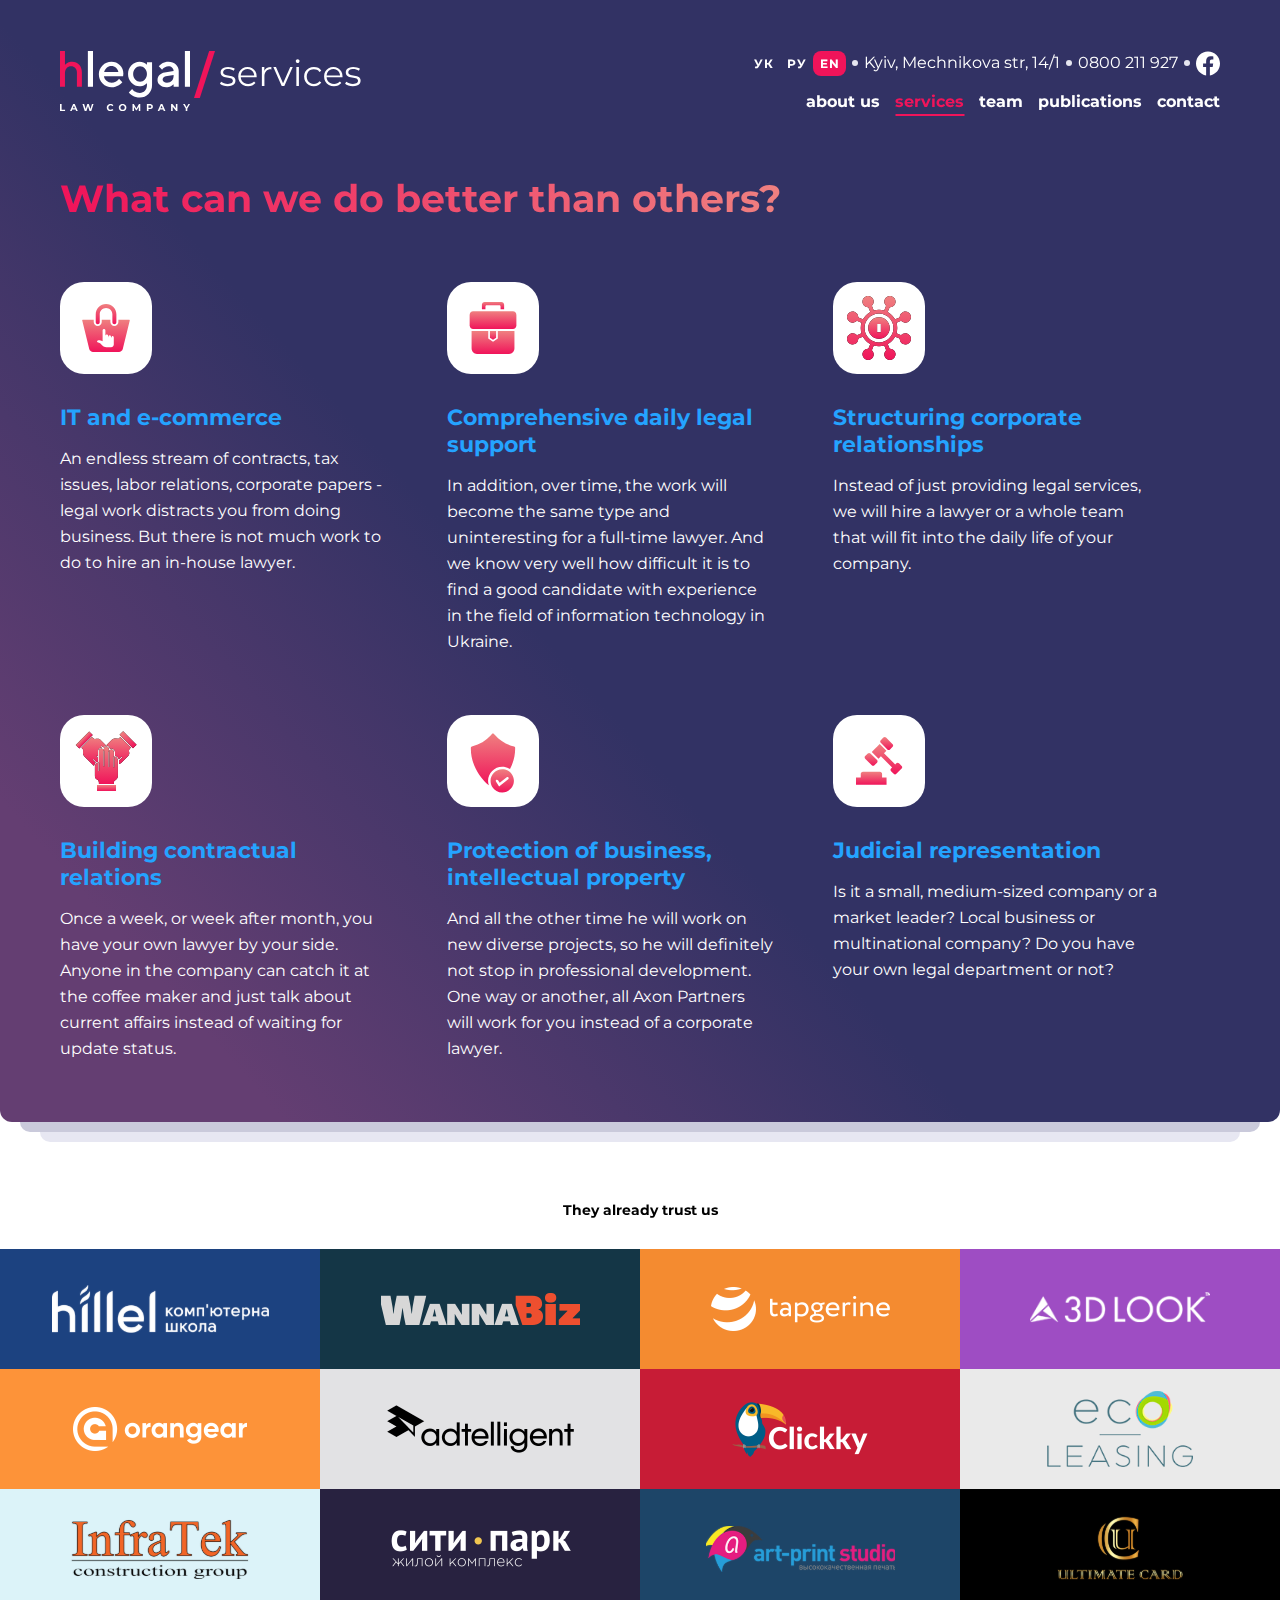
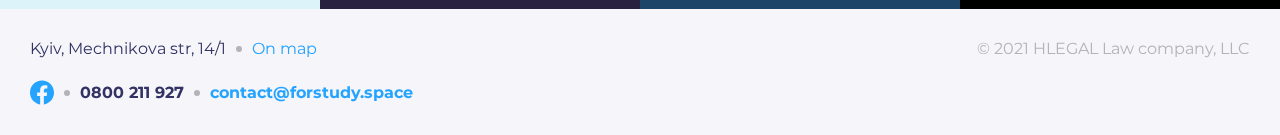
<file: pages/services.html>
<!DOCTYPE html>
<html lang="en">
<head>
    <meta charset="UTF-8">
    <meta http-equiv="X-UA-Compatible" content="IE=edge">
    <meta name="viewport" content="width=device-width, initial-scale=1.0">
    <link rel="stylesheet" href="../css/style.css">
    <title>Services</title>
</head>
<body>
    <header class="header">
        <div class="fix_size_main header_contact">
            <div class="header_logo">
                <a href="#"><img src="../image/svg/services_logo.svg" alt="foto"></a>
            </div>
            <nav class="header_nav">
                <div class="header_contact">
                    <div class="lang_list">
                        <p class="lang">УК</p>
                        <p class="lang">РУ</p>
                        <p class="lang active">EN</p>
                    </div>  
                    <div class="point"></div>
                    <a class=" address" target="_blank" href="https://www.google.com/maps/place/%D1%83%D0%BB.+%D0%9C%D0%B5%D1%87%D0%BD%D0%B8%D0%BA%D0%BE%D0%B2%D0%B0,+14%2F1,+%D0%9A%D0%B8%D0%B5%D0%B2,+02000/@50.436795,30.5305163,17z/data=!3m1!4b1!4m5!3m4!1s0x40d4cf07295b8e39:0x17b2112e2dc0e7a!8m2!3d50.436795!4d30.532705">Kyiv, Mechnikova str, 14/1</a>
                    <div class="point"></div>
                    <a class="contact" href="tel:+380800 211 927">0800 211 927</a>
                    <div class="point"></div>
                    <a href="#" class="fb_link_svg">
                        <svg width="24" height="25" viewBox="0 0 24 25" 
                            fill="none" xmlns="http://www.w3.org/2000/svg">
                            <path d="M24 12.5733C24 5.90541 18.6274 0.5 12 0.5C5.37258 0.5 0 5.90541 0 12.5733C0 18.5995 4.38823 23.5943 10.125 24.5V16.0633H7.07813V12.5733H10.125V9.91343C10.125 6.88755 11.9165 5.21615 14.6576 5.21615C15.9705 5.21615 17.3438 5.45195 17.3438 5.45195V8.42313H15.8306C14.3399 8.42313 13.875 9.35379 13.875 10.3086V12.5733H17.2031L16.6711 16.0633H13.875V24.5C19.6118 23.5943 24 18.5995 24 12.5733Z" 
                            fill="white"/>
                        </svg>
                    </a>
                </div>
                <ul class="nav_list desktop">
                    <li class="nav_list__item"><a class="nav_list__link" href="about.html">about us</a></li>
                    <li class="nav_list__item"><a class="nav_list__link is-active" href="#">services</a></li>
                    <li class="nav_list__item"><a class="nav_list__link" href="#">team</a></li>
                    <li class="nav_list__item"><a class="nav_list__link" href="#">publications</a></li>
                    <li class="nav_list__item"><a class="nav_list__link show-modal" href="#">contact</a></li>
                </ul>
            </nav>

            <ul class="nav_list mobile">
                <li class="nav_list__item"><a class="nav_list__link" href="about.html">about us</a></li>
                <li class="nav_list__item"><a class="nav_list__link is-active" href="#">services</a></li>
                <li class="nav_list__item"><a class="nav_list__link" href="#">team</a></li>
                <li class="nav_list__item"><a class="nav_list__link" href="#">publications</a></li>
                <li class="nav_list__item"><a class="nav_list__link show-modal" href="#">contact</a></li>
            </ul>
        </div>

        <div id="burger-icon">
            <span></span>
            <span></span>
            <span></span>
        </div>

    </header>
    <main class="section_main">
        <section class="section_top section-pt">
            <div class="section_card">
                <h2 class="section_card__title">What can we do better than others?</h2>
                <div class="section_card__content">
                    <div class="card__content">
                        <img src="../image/svg/foto1.svg" alt="foto">
                        <a class="card__content__title" href="#">
                            IT and e-commerce
                        </a>
                        <p>
                            An endless stream of contracts, tax issues, 
                            labor relations, corporate papers - legal work 
                            distracts you from doing business. But there is not 
                            much work to do to hire an in-house lawyer.
                        </p>
                    </div>
                    <div class="card__content">
                        <img src="../image/svg/foto2.svg" alt="foto">
                        <a class="card__content__title" href="#">Comprehensive daily legal support</a>
                        <p>
                            In addition, over time, the work will become 
                            the same type and uninteresting for a full-time 
                            lawyer. And we know very well how difficult it 
                            is to find a good candidate with experience in 
                            the field of information technology in Ukraine.
                        </p>
                    </div>
                    <div class="card__content">
                        <img src="../image/svg/foto3.svg" alt="foto">
                        <a class="card__content__title" href="#">
                            Structuring corporate relationships
                        </a>
                        <p>
                            Instead of just providing legal services, 
                            we will hire a lawyer or a whole team that 
                            will fit into the daily life of your company.
                        </p>
                    </div>
                    <div class="card__content">
                        <img src="../image/svg/foto4.svg" alt="foto">
                        <a class="card__content__title" href="#">
                            Building contractual relations
                        </a>
                        <p>
                            Once a week, or week after month, you have your 
                            own lawyer by your side. Anyone in the company can 
                            catch it at the coffee maker and just talk about 
                            current affairs instead of waiting for update status.
                        </p>
                    </div>
                    <div class="card__content">
                        <img src="../image/svg/foto5.svg" alt="foto">
                        <a class="card__content__title" href="#">
                            Protection of business, intellectual property
                        </a>
                        <p>
                            And all the other time he will work on new diverse 
                            projects, so he will definitely not stop in professional 
                            development. One way or another, all Axon Partners will 
                            work for you instead of a corporate lawyer. 
                        </p>
                    </div>
                    <div class="card__content">
                        <img src="../image/svg/foto6.svg" alt="foto">
                        <a class="card__content__title" href="#">
                            Judicial representation
                        </a>
                        <p>
                            Is it a small, medium-sized company or a market leader? 
                            Local business or multinational company? Do you have your 
                            own legal department or not?
                        </p>
                    </div>
                </div>
            </div>
        </section>

        <section class="grid_column__card">
            <div class="grid_column__title">
                <h3>They already trust us</h3>
            </div>
            <div class="grid_column__wrapper">
                <div class="grid_column__card__1">
                    <a href="#"><img src="../image/card_svg/logo_1.svg" alt="foto"></a>
                </div>
                <div class="grid_column__card__2">
                    <a href="#"><img src="../image/card_svg/logo_2.svg" alt="foto"></a>
                </div>
                <div class="grid_column__card__3">
                    <a href="#"><img src="../image/card_svg/logo_3.svg" alt="foto"></a>
                </div>
                <div class="grid_column__card__4">
                    <a href="#"><img src="../image/card_svg/logo_4.svg" alt="foto"></a>
                </div>
                <div class="grid_column__card__5">
                    <a href="#"><img src="../image/card_svg/logo_5.svg" alt="foto"></a>
                </div>
                <div class="grid_column__card__6">
                    <a href="#"><img src="../image/card_svg/logo_6.svg" alt="foto"></a>
                </div>
                <div class="grid_column__card__7">
                    <a href="#"><img src="../image/card_svg/logo_7.svg" alt="foto"></a>
                </div>
                <div class="grid_column__card__8">
                    <a href="#"><img src="../image/card_svg/logo_8.svg" alt="foto"></a>
                </div>
                <div class="grid_column__card__9">
                    <a href="#"><img src="../image/card_svg/logo_9.svg" alt="foto"></a>
                </div>
                <div class="grid_column__card__10">
                    <a href="#"><img src="../image/card_svg/logo_10.svg" alt="foto"></a>
                </div>
                <div class="grid_column__card__11">
                    <a href="#"><img src="../image/card_svg/logo_11.svg" alt="foto"></a>
                </div>
                <div class="grid_column__card__12">
                    <a href="#"><img src="../image/card_svg/logo_12.svg" alt="foto"></a>
                </div>
            </div>
        </section>
    </main>

    <footer class="footer_content">
        <div class="container">
            <div class="footer_content__left">
                <div class="footer-address">
                    <p>Kyiv, Mechnikova str, 14/1</p>
                    <div class="point"></div>
                    <a target="_blank" href="https://www.google.com/maps/place/%D1%83%D0%BB.+%D0%9C%D0%B5%D1%87%D0%BD%D0%B8%D0%BA%D0%BE%D0%B2%D0%B0,+14%2F1,+%D0%9A%D0%B8%D0%B5%D0%B2,+02000/@50.436795,30.5305163,17z/data=!3m1!4b1!4m5!3m4!1s0x40d4cf07295b8e39:0x17b2112e2dc0e7a!8m2!3d50.436795!4d30.532705">On map</a>
                </div>
                
                <div class="footer-contacts">
                    <a href="#" class="fb">
                        <svg width="24" height="25" viewBox="0 0 24 25" 
                            fill="none" xmlns="http://www.w3.org/2000/svg">
                            <path d="M24 12.5733C24 5.90541 18.6274 0.5 12 0.5C5.37258 0.5 0 5.90541 0 12.5733C0 18.5995 4.38823 23.5943 10.125 24.5V16.0633H7.07813V12.5733H10.125V9.91343C10.125 6.88755 11.9165 5.21615 14.6576 5.21615C15.9705 5.21615 17.3438 5.45195 17.3438 5.45195V8.42313H15.8306C14.3399 8.42313 13.875 9.35379 13.875 10.3086V12.5733H17.2031L16.6711 16.0633H13.875V24.5C19.6118 23.5943 24 18.5995 24 12.5733Z" 
                            fill="white"/>
                       </svg>
                    </a>
                    <div class="point"></div>
                    <p>0800 211 927</p>
                    <div class="point"></div>
                    <a href="mailto:contact@forstudy.space">contact@forstudy.space</a>
                </div>
            </div>
            <div class="footer_content__right">
                © 2021 HLEGAL Law company, LLC
            </div>
        </div>
    </footer>

                <!-- Popup -->

    <div id="popup" class="popup">
        <div class="popup__body">
            <div class="popup__content">
                <div class="popup__title">
                    <h2>
                        We would like to help you
                    </h2>
                    <a href="" class="popup__close">
                        <img src="../image/svg/Close.svg" alt="foto_close">
                    </a>
                </div>
                <form>
                    <input class="form-text" type="text" placeholder="Name">
                    <textarea class="form-textarea" placeholder="Message"></textarea>
                    <h3>
                        How to answer you?
                    </h3>
                    <input class="form-text" type="text" placeholder="Phone number">
                    <input class="form-text" type="text" placeholder="Email">
                    <input class="btn" type="submit" value="Send message">
                </form>
            </div>
        </div>
    </div>

    <script src="https://code.jquery.com/jquery-3.6.1.min.js" integrity="sha256-o88AwQnZB+VDvE9tvIXrMQaPlFFSUTR+nldQm1LuPXQ=" crossorigin="anonymous"></script>
    <script src="https://cdn.jsdelivr.net/npm/swiper@8/swiper-bundle.min.js"></script>
    <script>
        (function($) {
            const swiper = new Swiper('.swiper', {
                pagination: {
                    el: '.swiper-pagination',
                    clickable: true
                },
            });

            $('.show-modal').on('click', (e) => {
                e.preventDefault();
                $('.popup').addClass('open')
            })
            $('.popup').on('click', (e) => {
                e.preventDefault();
                if ($(e.target).is('.popup__body') ||
                    $(e.target).is('.popup__close') ||
                    $(e.target).is('.popup__close img')
                 ) {
                    $('.popup').removeClass('open')
                }
            })

            $('#burger-icon').click(function(){
                $('body').toggleClass('menu-open');
            });

        })(jQuery);
    </script>
</body>
</html>
</file>
<file: css/style.css>
/***
    The new CSS reset - version 1.7.3 (last updated 7.8.2022)
    GitHub page: https://github.com/elad2412/the-new-css-reset
***/
/*
    Remove all the styles of the "User-Agent-Stylesheet", except for the 'display' property
    - The "symbol *" part is to solve Firefox SVG sprite bug
 */
*:where(:not(html, iframe, canvas, img, svg, video, audio):not(svg *, symbol *)) {
  all: unset;
  display: revert;
}

/* Preferred box-sizing value */
*,
*::before,
*::after {
  box-sizing: border-box;
}

/* Reapply the pointer cursor for anchor tags */
a, button {
  cursor: revert;
}

/* Remove list styles (bullets/numbers) */
ol, ul, menu {
  list-style: none;
}

/* For images to not be able to exceed their container */
img {
  max-width: 100%;
}

/* removes spacing between cells in tables */
table {
  border-collapse: collapse;
}

/* Safari - solving issue when using user-select:none on the <body> text input doesn't working */
input, textarea {
  -webkit-user-select: auto;
}

/* revert the 'white-space' property for textarea elements on Safari */
textarea {
  white-space: revert;
}

/* minimum style to allow to style meter element */
meter {
  -webkit-appearance: revert;
  appearance: revert;
}

/* reset default text opacity of input placeholder */
::placeholder {
  color: unset;
}

/* fix the feature of 'hidden' attribute.
   display:revert; revert to element instead of attribute */
:where([hidden]) {
  display: none;
}

/* revert for bug in Chromium browsers
   - fix for the content editable attribute will work properly.
   - webkit-user-select: auto; added for Safari in case of using user-select:none on wrapper element*/
:where([contenteditable]:not([contenteditable=false])) {
  -moz-user-modify: read-write;
  -webkit-user-modify: read-write;
  overflow-wrap: break-word;
  -webkit-line-break: after-white-space;
  -webkit-user-select: auto;
}

/* apply back the draggable feature - exist only in Chromium and Safari */
:where([draggable=true]) {
  -webkit-user-drag: element;
}

.section_card .section_card__title, .section_teaser__title, .banner_content__body h2, .section_content .section_list, .h_logo_wrap .content, .popup__title {
  font-family: "Monserrat-Bold";
  font-size: 38px;
  line-height: 46px;
}

.about_main_content .about_main_content_top .main_content .title {
  font-family: "Monserrat-Bold";
  font-size: 38px;
  line-height: 46px;
}

.section_title .title {
  font-family: "Monserrat-Bold";
  font-size: 30px;
  line-height: 37px;
}

.section_card__content .card__content__title, .grid_column__title, .section_teaser__container__body h5 {
  font-family: "Monserrat-Bold";
  font-size: 22px;
  line-height: 27px;
}

.popup h3 {
  font-family: "Monserrat-Bold";
  font-size: 16px;
  line-height: 20px;
  text-transform: uppercase;
}

.footer-contacts, .footer-addressa, .section_teaser__container__body__title, .banner_content h4, .btn {
  font-family: "Monserrat-Bold";
  font-size: 16px;
  line-height: 20px;
}

.section_card__content .card__content p, .contact, .popup .form-text,
.popup .form-textarea {
  font-family: "Monserrat-Regular";
  font-size: 16px;
  line-height: 26px;
}

.about_main_content .about_main_content_top .main_content p, .section_title .section_text {
  font-family: "Monserrat-Regular";
  font-size: 19px;
  line-height: 30px;
}

.section_teaser__container__body p, .banner_content p {
  font-family: "Monserrat-Regular";
  font-size: 14px;
  line-height: 22px;
}

.footer-address, .footer_content__right, .address {
  font-family: "Monserrat-Regular";
  font-size: 16px;
  line-height: 20px;
}

.lang {
  display: flex;
  align-items: center;
  justify-content: center;
}

.header_contact {
  display: flex;
  align-items: center;
  justify-content: space-between;
}

@font-face {
  font-family: "Monserrat-Bold";
  src: url(../font/Montserrat-Bold.ttf);
}
@font-face {
  font-family: "Monserrat-Regular";
  src: url(../font/Montserrat-Regular.ttf);
}
.popup {
  position: fixed;
  width: 100%;
  height: 100%;
  background: rgba(32, 32, 64, 0.7);
  opacity: 0;
  transition: opacity 0.3s ease-out, z-index 0s ease 0.3s;
  z-index: -1;
  top: 0;
  left: 0;
}
.popup.open {
  opacity: 1;
  transition: opacity 0.3s ease-out;
  z-index: 10;
}
.popup.open .popup__content {
  transform: perspective(600px) translate(0, 0) rotateX(0);
}
.popup__body {
  min-height: 100%;
  display: flex;
  align-items: center;
  justify-content: center;
  padding: 30px 10px;
}
.popup__content {
  background: #F5F5FA;
  max-width: 650px;
  width: 100%;
  padding: 30px;
  border-radius: 12px;
  transition: 0.3s ease-out;
  transform: perspective(600px) translate(0, -100%) rotateX(45deg);
}
.popup__title {
  display: flex;
  gap: 30px;
  background: linear-gradient(90.13deg, #F0145A 0.84%, #EF8080 99.96%);
  -webkit-background-clip: text;
  -webkit-text-fill-color: transparent;
}
.popup h2 {
  margin-bottom: 30px;
}
.popup h3 {
  font-size: 14px;
  line-height: 17px;
  margin-top: 30px;
  margin-bottom: 15px;
  color: #B3B3BA;
}
.popup__close {
  flex: 0 0 32px;
  align-self: flex-start;
  border-radius: 8px;
}
.popup__close:hover {
  background: #E6E6F0;
}
.popup .form-text,
.popup .form-textarea {
  background: #fff;
  display: block;
  margin-bottom: 15px;
  border: 1px solid #fff;
  border-radius: 8px;
  width: 100%;
  padding: 15px;
  transition: border 0.3s ease-out;
}
.popup .form-text:focus,
.popup .form-textarea:focus {
  border-color: #24A3FF;
}
.popup .btn {
  width: 100%;
}

.header {
  padding: 0 60px;
  padding-top: 50px;
  position: absolute;
  width: 100%;
  top: 0;
  left: 0;
  z-index: 1;
}
@media (max-width: 767px) {
  .header {
    padding: 0;
  }
}
@media (max-width: 1023px) {
  .header_nav {
    order: -1;
  }
}
@media (max-width: 767px) {
  .header_nav {
    background: rgba(245, 245, 250, 0.2);
    width: 100%;
    padding: 10px 15px;
    margin-bottom: 15px;
  }
}
@media (max-width: 1023px) {
  .header_logo {
    margin-bottom: 30px;
  }
}
@media (max-width: 767px) {
  .header_logo {
    margin: 0;
    padding-left: 15px;
  }
  .header_logo img {
    max-height: 32px;
  }
}

@media (max-width: 1023px) {
  .fix_size_main.header_contact {
    flex-direction: column;
    align-items: flex-start;
  }
}
.header_contact {
  margin-bottom: 16px;
  gap: 6px;
}
@media (max-width: 1023px) {
  .header_contact {
    margin-bottom: 30px;
  }
}
@media (max-width: 767px) {
  .header_contact {
    margin-bottom: 0;
  }
}

.lang {
  font-family: "Monserrat-Bold";
  font-size: 12px;
  line-height: 15px;
  text-align: center;
  letter-spacing: 1px;
  color: #fff;
  width: 33px;
  height: 25px;
  cursor: pointer;
}
.lang:hover {
  background-color: #F0145A;
  border-radius: 8px;
}

.lang_list {
  display: flex;
}

.active {
  background-color: #F0145A;
  border-radius: 8px;
}

.address {
  color: #fff;
}
@media (max-width: 767px) {
  .address {
    display: none;
  }
}

.contact {
  color: #fff;
}
@media (max-width: 767px) {
  .contact {
    font-family: "Monserrat-Bold";
    font-size: 16px;
    line-height: 20px;
  }
}

.fb_link_svg {
  cursor: pointer;
}
@media (max-width: 767px) {
  .fb_link_svg {
    display: none;
  }
}
.fb_link_svg:hover path {
  fill: #F0145A;
}
.fb_link_svg path {
  transition: fill 0.3s ease;
}

.nav_list {
  display: flex;
  justify-content: flex-end;
  gap: 15px;
}
@media (max-width: 1023px) {
  .nav_list.desktop {
    display: none;
  }
}
.nav_list.mobile {
  display: none;
}
@media (min-width: 767px) and (max-width: 1023px) {
  .nav_list.mobile {
    display: flex;
  }
}
@media (max-width: 767px) {
  .nav_list.mobile {
    display: flex;
    position: absolute;
    background: #fff;
    border-radius: 12px 12px 0 0;
    top: calc(100% - 45px);
    left: 8px;
    flex-direction: column;
    width: calc(100% - 16px);
    opacity: 0;
    padding: 64px 12px 12px;
    transition: 0.3s ease-out;
    transform: perspective(600px) translate(-100%, 0) rotateY(75deg);
  }
  .menu-open .nav_list.mobile {
    opacity: 1;
    transform: perspective(600px) translate(0, 0) rotateY(0);
  }
}
.nav_list__item {
  font-family: "Monserrat-Bold";
  font-size: 16px;
  line-height: 20px;
  text-align: right;
}
.nav_list__link {
  border-bottom: 2px solid transparent;
  color: #fff;
  padding-bottom: 3px;
  position: relative;
}
@media (max-width: 767px) {
  .nav_list__link {
    color: #24A3FF;
    background: #F5F5FA;
    display: block;
    text-align: center;
    border-radius: 12px;
    padding: 7px;
  }
}
.nav_list__link:hover {
  color: #fff;
}
.nav_list__link:hover:after {
  opacity: 1;
  width: 100%;
}
.nav_list__link.is-active {
  color: #F0145A;
}
@media (max-width: 767px) {
  .nav_list__link.is-active::after {
    content: none;
  }
}
.nav_list__link.is-active::after {
  background-color: #F0145A;
  width: 100%;
  opacity: 1;
}
.nav_list__link:after {
  background-color: #fff;
  content: "";
  height: 2px;
  opacity: 0;
  position: absolute;
  top: 100%;
  left: 50%;
  transform: translate(-50%);
  transition: width 0.3s ease-out, opacity 0.3s ease-out 0.1s;
  width: 0;
}

.point {
  background: #E6E6F0;
  width: 6px;
  height: 6px;
  border-radius: 50%;
}
@media (max-width: 767px) {
  .point {
    display: none;
  }
}

html {
  min-height: 100%;
}

a {
  color: #24A3FF;
}
a:hover {
  color: #F0145A;
}

img {
  display: block;
}

::-webkit-input-placeholder { /* Chrome/Opera/Safari */
  color: #B3B3BA;
}

::-moz-placeholder { /* Firefox 19+ */
  color: #B3B3BA;
}

:-ms-input-placeholder { /* IE 10+ */
  color: #B3B3BA;
}

:-moz-placeholder { /* Firefox 18- */
  color: #B3B3BA;
}

.btn {
  color: #fff;
  padding: 18px 30px;
  text-align: center;
  background: #24A3FF;
  box-shadow: 0 0 20px rgba(36, 163, 255, 0.5);
  border-radius: 12px;
  cursor: pointer;
  transition: background 0.3s ease-out;
}
.btn:hover {
  background: #0085FF;
}
.btn:active {
  background-color: #006CCF;
}

.section_top {
  background: linear-gradient(228.57deg, #323264 11.93%, #323264 57.17%, #643E72 87.46%);
  border-radius: 0 0 12px 12px;
  margin-bottom: 20px;
  position: relative;
}
.section_top::after, .section_top::before {
  border-radius: 0 0 12px 12px;
  position: absolute;
  content: "";
  height: 10px;
}
.section_top::before {
  background: #E7E7F2;
  top: calc(100% + 10px);
  left: 40px;
  width: calc(100% - 80px);
}
.section_top::after {
  background: #CACADB;
  left: 20px;
  top: 100%;
  width: calc(100% - 40px);
}
.section_top + .grid_column__card {
  margin-top: 80px;
}

.h_logo {
  height: 100%;
  position: absolute;
  top: 0;
  left: 50%;
  transform: translate(-50%);
}
.h_logo img {
  max-width: none;
  height: 100%;
}

.h_logo_wrap {
  display: flex;
  align-items: center;
  justify-content: center;
  min-height: 800px;
  overflow: hidden;
  position: relative;
}
@media (min-width: 1720px) {
  .h_logo_wrap {
    min-height: 1000px;
  }
}
@media (max-width: 1024px) {
  .h_logo_wrap {
    min-height: 768px;
    margin-bottom: 60px;
  }
}
@media (max-width: 768px) {
  .h_logo_wrap {
    min-height: 1024px;
  }
}
.h_logo_wrap .content {
  position: relative;
  color: #fff;
}
@media (max-width: 768px) {
  .h_logo_wrap .content {
    text-align: center;
  }
}

.section-pt {
  padding-top: 176px;
}
@media (max-width: 1023px) {
  .section-pt {
    padding-top: 280px;
  }
}
@media (max-width: 767px) {
  .section-pt {
    padding-top: 132px;
  }
}

svg {
  display: block;
  cursor: pointer;
}

.arrow_ative {
  position: absolute;
  bottom: 30px;
  left: 50%;
  transform: translateX(-50%);
  cursor: pointer;
}
.arrow_ative:hover circle,
.arrow_ative:hover path {
  stroke: red;
}
.arrow_ative circle,
.arrow_ative path {
  transition: stroke 0.3s ease;
}

.section_content {
  display: flex;
  max-width: 1080px;
  margin: 0 auto;
  overflow: hidden;
  padding: 60px 0;
}
@media (max-width: 1023px) {
  .section_content {
    display: block;
    padding: 0;
  }
}
.section_content .section_list {
  text-align: right;
  border-right: 4px solid rgba(255, 255, 255, 0.3);
  padding: 15px 60px 15px 0;
}
@media (max-width: 1023px) {
  .section_content .section_list {
    border: none;
    padding: 0;
  }
}
.section_content .section_list__link {
  color: #B3B3BA;
}
@media (max-width: 1023px) {
  .section_content .section_list ul {
    display: flex;
    overflow-x: auto;
    gap: 30px;
    padding: 0 60px;
  }
}
.section_content .active {
  background: linear-gradient(90.13deg, #EF8080 0.84%, #F0145A 99.96%);
  -webkit-background-clip: text;
  -webkit-text-fill-color: transparent;
}
.section_content .section_list__item {
  margin-bottom: 30px;
  white-space: nowrap;
}
.section_content .section_list__item:hover {
  color: #F0145A;
}
.section_content .section_list__item:last-child {
  margin-bottom: 0;
}

.section_title {
  padding: 43px 43px 60px;
}
@media (max-width: 1023px) {
  .section_title {
    border-top: 4px solid rgba(255, 255, 255, 0.3);
    margin: 0 auto;
    margin: 0 60px;
    padding: 60px 0;
  }
}
.section_title .title {
  color: #fff;
  margin-bottom: 30px;
}
.section_title .section_text {
  color: #fff;
}

.banner_content {
  display: flex;
  background: #F5F5FA;
  border-radius: 12px;
  overflow: hidden;
}
@media (max-width: 880px) {
  .banner_content {
    flex-direction: column;
  }
}
.banner_content__wrapper {
  margin: 80px auto 60px;
  max-width: 1320px;
  padding: 0 30px;
}
.banner_content__img {
  flex: 1 0 auto;
  max-width: 400px;
}
@media (max-width: 880px) {
  .banner_content__img {
    max-width: 100%;
  }
}
.banner_content__img img {
  object-fit: cover;
  height: 100%;
}
@media (max-width: 880px) {
  .banner_content__img img {
    height: auto;
    width: 100%;
  }
}
.banner_content__body {
  padding: 30px;
  word-break: break-word;
}
.banner_content__body h2 {
  background: linear-gradient(90.13deg, #F0145A 0.84%, #EF8080 99.96%);
  -webkit-background-clip: text;
  -webkit-text-fill-color: transparent;
  margin-bottom: 30px;
}
@media (max-width: 880px) {
  .banner_content__body h2 {
    font-size: 30px;
    line-height: 37px;
  }
}
.banner_content h4 {
  color: #B3B3BA;
  margin-bottom: 6px;
}
.banner_content p {
  color: #B3B3BA;
}
.banner_content__svg {
  margin-bottom: 5px;
}

.container {
  max-width: 1320px;
  margin-left: auto;
  margin-right: auto;
}

.section_teaser {
  padding: 30px;
  background: #F5F5FA;
}
.section_teaser:last-child {
  padding-bottom: 0;
}
.section_teaser__svg {
  margin-bottom: 10px;
}
.section_teaser__svg:hover .svg_1 {
  fill: #F0145A;
}
.section_teaser__svg:hover .svg_2 {
  stroke: #F0145A;
}
.section_teaser__svg .svg_1,
.section_teaser__svg .svg_2 {
  transition: 0.3s ease;
}
.section_teaser__title {
  background: linear-gradient(90.13deg, #F0145A 0.84%, #EF8080 99.96%);
  -webkit-background-clip: text;
  -webkit-text-fill-color: transparent;
  margin-bottom: 30px;
  display: inline-block;
}
.section_teaser__card {
  display: flex;
  flex-wrap: wrap;
  gap: 30px;
  padding-bottom: 30px;
  border-bottom: 2px solid #E6E6F0;
}
.section_teaser__container {
  flex: 1 0 calc(33.3333% - 20px);
  max-width: calc(33.3333% - 20px);
  background: #fff;
  border-radius: 8px;
}
@media (max-width: 1023px) {
  .section_teaser__container {
    flex: 1 0 calc(50% - 20px);
    max-width: 100%;
  }
  .section_teaser__container img {
    width: 100%;
  }
}
@media (max-width: 767px) {
  .section_teaser__container {
    flex: 1 0 100%;
  }
}
.section_teaser__container__body {
  padding: 30px 30px 70px 30px;
}
.section_teaser__container__body__title {
  color: #24A3FF;
  display: block;
  margin-bottom: 15px;
}
.section_teaser__container__body h5 {
  font-size: 12px;
  line-height: 15px;
  color: #B3B3BA;
  margin-bottom: 15px;
}
.section_teaser__container__body p {
  border-top: 4px solid #E6E6F0;
  padding-top: 15px;
}

.swiper-horizontal > .swiper-pagination-bullets,
.swiper-pagination-bullets .swiper-pagination-horizontal {
  bottom: 0;
}

.swiper-wrapper {
  padding-bottom: 46px;
}

.swiper-pagination-bullet {
  width: 16px;
  height: 16px;
  background: #24A3FF;
  opacity: 0.2;
}
.swiper-pagination-bullet-active {
  opacity: 1;
}

.swiper-pagination-horizontal.swiper-pagination-bullets.swiper-pagination-bullet {
  margin: 0 8px;
}

.grid_column__title {
  font-size: 14px;
  line-height: 17px;
  text-align: center;
  margin-bottom: 30px;
}

.grid_column__card {
  margin-top: 60px;
}
.grid_column__wrapper {
  display: grid;
  grid-template-columns: repeat(4, 1fr);
  grid-auto-columns: minmax(360px, auto);
  max-width: 1720px;
  margin-left: auto;
  margin-right: auto;
}
@media (min-width: 1720px) {
  .grid_column__wrapper {
    margin-bottom: 60px;
    border-radius: 12px;
    overflow: hidden;
  }
}
@media (max-width: 1023px) {
  .grid_column__wrapper {
    grid-template-columns: repeat(3, 1fr);
  }
}
@media (max-width: 767px) {
  .grid_column__wrapper {
    grid-template-columns: 1fr;
  }
}
.grid_column__wrapper > div a {
  display: grid;
  align-items: center;
  justify-items: center;
  height: 120px;
}
.grid_column__card__1 {
  background: #1C4280;
}
.grid_column__card__2 {
  background: #143646;
}
.grid_column__card__3 {
  background: #F48B30;
}
.grid_column__card__4 {
  background: #9E4DC3;
}
.grid_column__card__5 {
  background: #FD9339;
}
.grid_column__card__6 {
  background: #E2E2E4;
}
.grid_column__card__7 {
  background: #C71C36;
}
.grid_column__card__8 {
  background: #EAEAEA;
}
.grid_column__card__9 {
  background: #DCF3F9;
}
.grid_column__card__10 {
  background: #282240;
}
.grid_column__card__11 {
  background: #1D4568;
}
.grid_column__card__12 {
  background: #000;
}

.footer_content {
  padding: 0 30px 30px;
  background: #F5F5FA;
}
@media (max-width: 1023px) {
  .footer_content {
    flex-direction: column;
  }
}
@media (max-width: 1023px) {
  .footer_content__left {
    flex-direction: column;
    margin: 0 auto;
  }
}
.footer_content .container {
  padding-top: 30px;
  display: flex;
  justify-content: space-between;
}
@media (max-width: 1023px) {
  .footer_content .container {
    flex-direction: column;
    margin: 0 auto;
  }
}
@media (max-width: 767px) {
  .footer_content .container {
    flex-direction: column;
    align-items: center;
  }
}
.footer_content .fb {
  cursor: pointer;
}
.footer_content .fb path {
  fill: #24A3FF;
}
.footer_content .fb:hover path {
  fill: #F0145A;
}
.footer_content .fb path {
  transition: fill 0.3s ease;
}
.footer_content .point {
  background-color: #B3B3BA;
}
.footer_content__right {
  color: #B3B3BA;
}
@media (max-width: 1023px) {
  .footer_content__right {
    margin: 0 auto;
    padding-top: 30px;
  }
}

.footer-address {
  color: #323264;
  margin-bottom: 21px;
}
@media (max-width: 767px) {
  .footer-address {
    flex-direction: column;
    align-items: center;
  }
}
.footer-addressa {
  font-size: 12px;
  line-height: 15px;
}

.footer-contacts {
  color: #323264;
}

.footer-address,
.footer-contacts {
  display: flex;
  align-items: center;
  gap: 10px;
}
@media (max-width: 767px) {
  .footer-address,
.footer-contacts {
    flex-direction: column;
    align-items: center;
    margin-bottom: 30px;
  }
}

.section_card {
  padding: 0 60px;
  max-width: 1440px;
  margin: 0 auto;
}
@media (max-width: 1023px) {
  .section_card {
    padding-left: 60px;
  }
}
.section_card .img_svg__card {
  cursor: pointer;
  margin-bottom: 10px;
}
.section_card .img_svg__card:hover .svg_1 {
  fill: #F0145A;
}
.section_card .img_svg__card:hover .svg_2 {
  stroke: #F0145A;
}
.section_card .img_svg__card .svg_1,
.section_card .img_svg__card .svg_2 {
  transition: 0.3s ease;
}
.section_card .section_card__title {
  background: linear-gradient(90.13deg, #F0145A 0.84%, #EF8080 99.96%);
  -webkit-background-clip: text;
  -webkit-text-fill-color: transparent;
  margin-bottom: 60px;
  display: inline-block;
}

.section_card__content {
  display: flex;
  flex-wrap: wrap;
  justify-content: space-between;
}
.section_card__content .card__content {
  flex-direction: column;
  align-items: flex-start;
  flex: 1 0 33.3333%;
  padding-right: 60px;
  margin-bottom: 60px;
}
@media (max-width: 1023px) {
  .section_card__content .card__content {
    flex-wrap: wrap;
    flex: 1 0 50%;
  }
}
@media (max-width: 767px) {
  .section_card__content .card__content {
    flex-wrap: wrap;
    flex: 1 0 100%;
    padding: 0;
  }
}
.section_card__content .card__content img {
  padding: 14px;
  background: #fff;
  border-radius: 24px;
  margin-bottom: 30px;
}
.section_card__content .card__content__title {
  color: #24A3FF;
  display: block;
  margin-bottom: 15px;
}
.section_card__content .card__content p {
  color: #fff;
}

#burger-icon {
  width: 18px;
  height: 14px;
  position: absolute;
  bottom: 12px;
  right: 22px;
  -webkit-transform: rotate(0deg);
  transform: rotate(0deg);
  transform: rotate(0deg);
  transform: rotate(0deg);
  transition: 0.5s ease-in-out;
  transition: 0.5s ease-in-out;
  transition: 0.5s ease-in-out;
  transition: 0.5s ease-in-out;
  cursor: pointer;
  display: none;
}
@media (max-width: 767px) {
  #burger-icon {
    display: block;
  }
}

#burger-icon span {
  display: block;
  position: absolute;
  height: 2px;
  width: 100%;
  background: #fff;
  border-radius: 9px;
  opacity: 1;
  left: 0;
  transform: rotate(0deg);
  transform: rotate(0deg);
  transform: rotate(0deg);
  transform: rotate(0deg);
  transition: 0.25s ease-in-out;
  transition: 0.25s ease-in-out;
  transition: 0.25s ease-in-out;
  transition: 0.25s ease-in-out;
}

#burger-icon span:nth-child(1) {
  top: 0px;
}

#burger-icon span:nth-child(2) {
  top: 6px;
}

#burger-icon span:nth-child(3) {
  top: 12px;
}

.menu-open #burger-icon span:nth-child(1) {
  top: 6px;
  transform: rotate(135deg);
  transform: rotate(135deg);
  transform: rotate(135deg);
  transform: rotate(135deg);
}

.menu-open #burger-icon span:nth-child(2) {
  opacity: 0;
  left: -60px;
}

.menu-open #burger-icon span {
  background-color: #EC6F5D;
}
.menu-open #burger-icon span:nth-child(3) {
  top: 6px;
  transform: rotate(-135deg);
  transform: rotate(-135deg);
  transform: rotate(-135deg);
  transform: rotate(-135deg);
}

.about_main_content {
  padding: 176px 180px 0;
}
.about_main_content .about_main_content_top {
  display: flex;
  justify-content: center;
  gap: 30px;
}
.about_main_content .about_main_content_top .main_content {
  max-width: 980px;
}
.about_main_content .about_main_content_top .main_content .title {
  background: linear-gradient(90.13deg, #F0145A 0.84%, #EF8080 99.96%);
  -webkit-background-clip: text;
  -webkit-text-fill-color: transparent;
  margin-bottom: 28px;
}
.about_main_content .about_main_content_top .main_content p {
  color: #000;
}

/*# sourceMappingURL=style.css.map */
</file>
